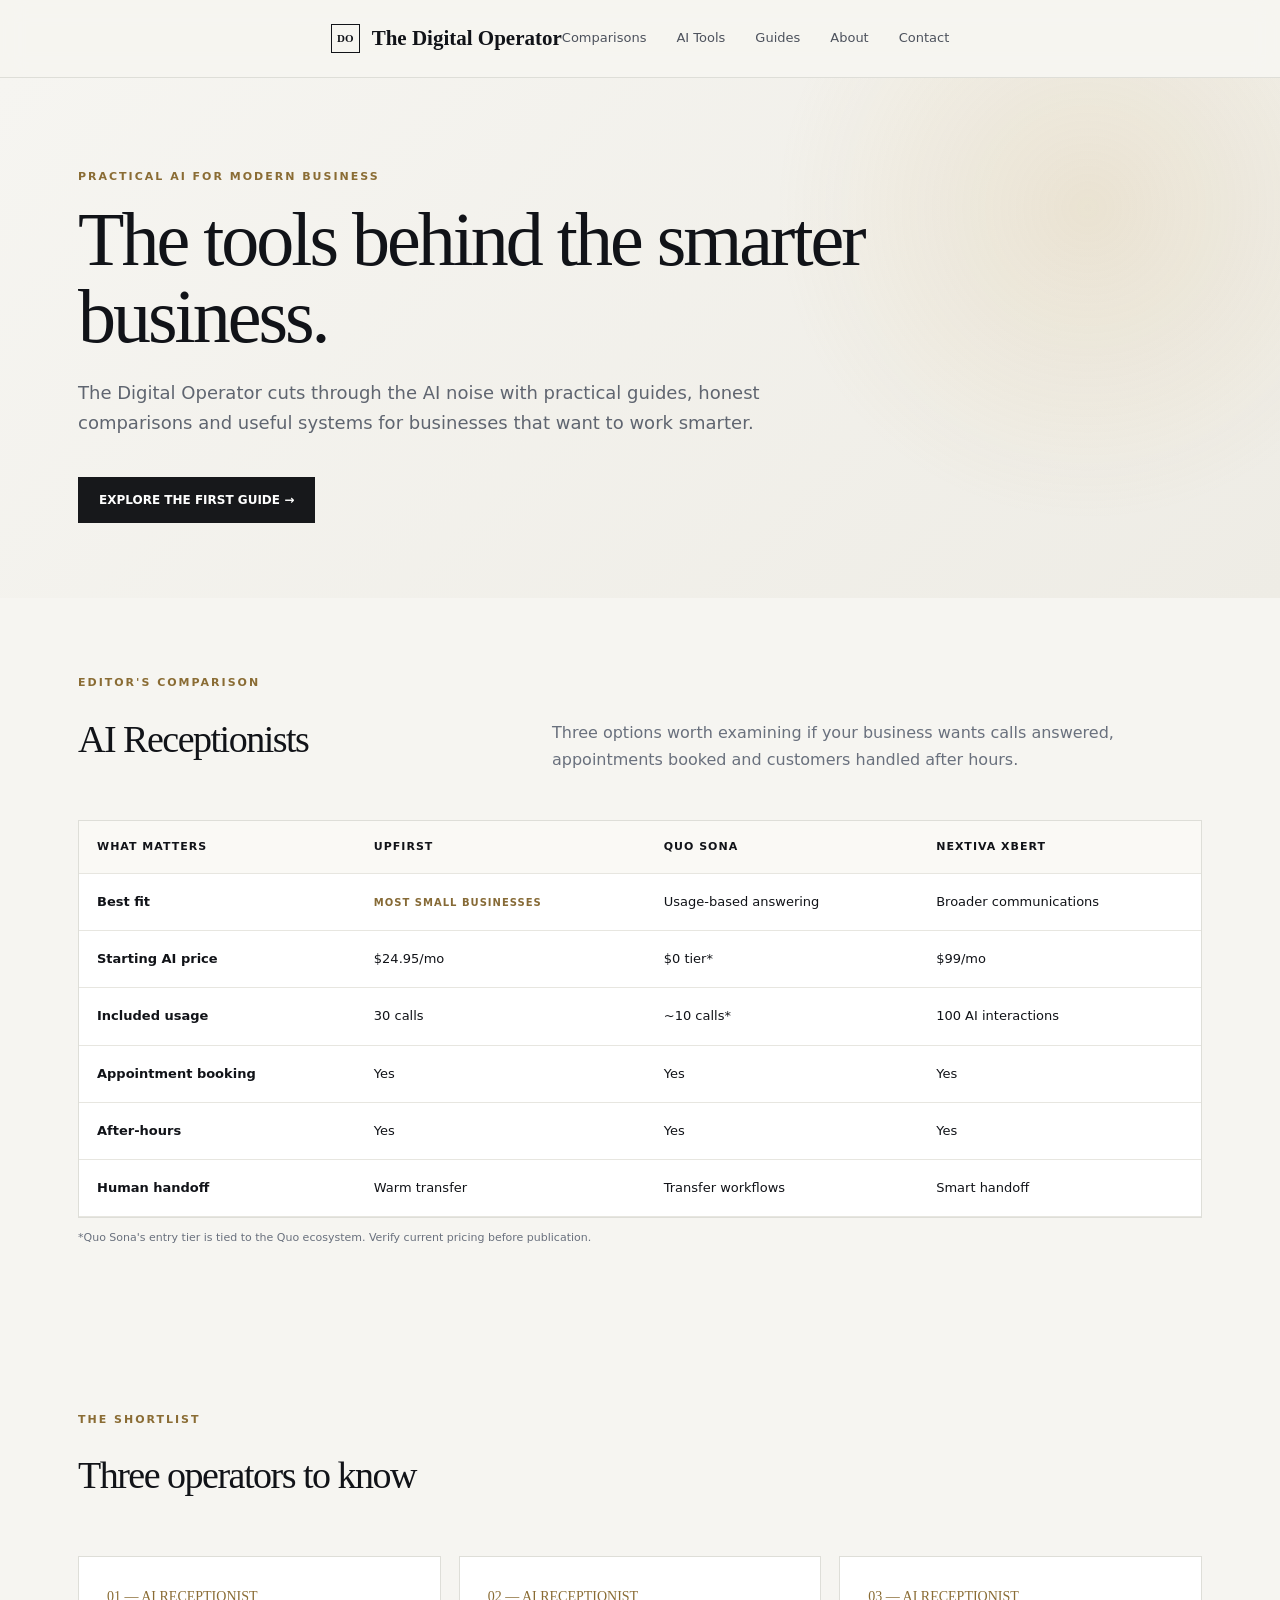
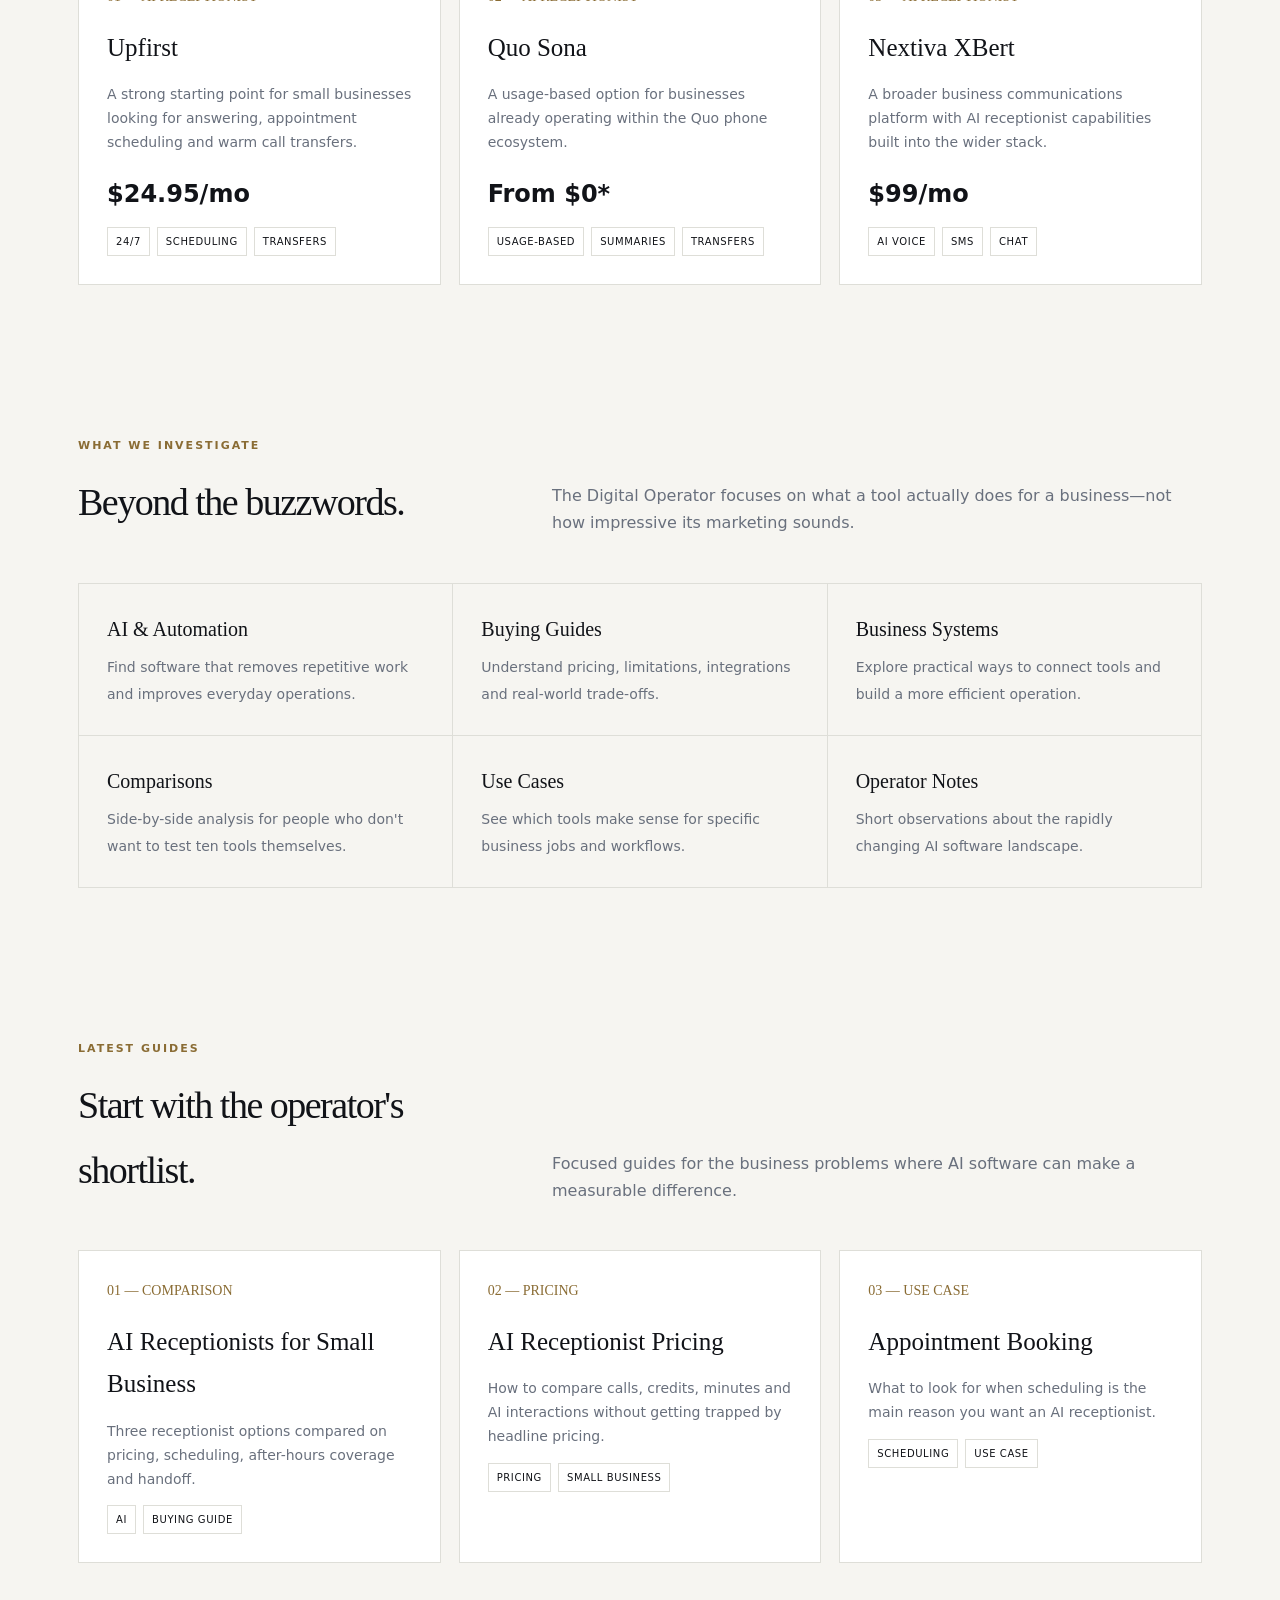
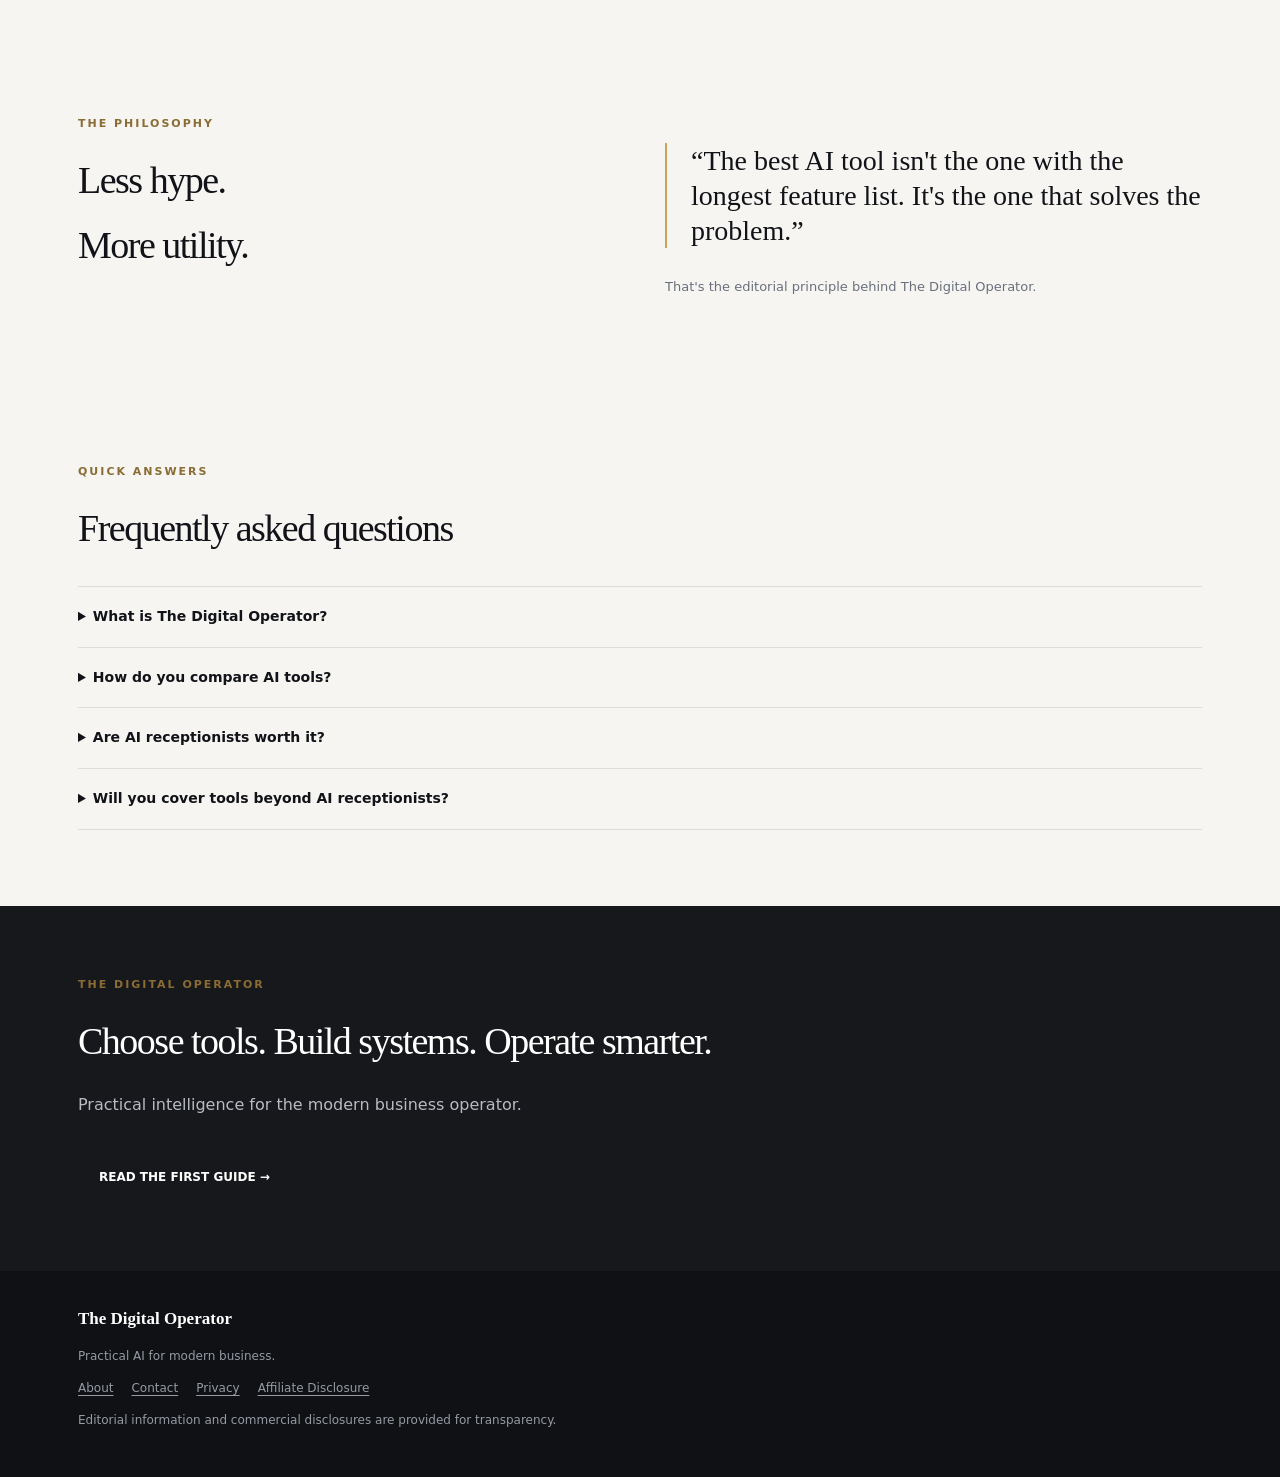
<file: index.html>
<!doctype html>
<html lang="en">
<head>
<meta charset="utf-8">
<meta name="viewport" content="width=device-width,initial-scale=1">
<title>The Digital Operator — Practical AI for Modern Business</title>
<meta name="description" content="Practical guides and comparisons for AI tools that help modern businesses work smarter.">
<style>
:root{--ink:#111318;--muted:#69707d;--paper:#f6f5f1;--white:#fff;--line:#deded8;--gold:#c9a45c;--dark:#17181b}
*{box-sizing:border-box}html{scroll-behavior:smooth}body{margin:0;background:var(--paper);color:var(--ink);font-family:Inter,system-ui,sans-serif;line-height:1.6}
a{text-decoration:none;color:inherit}.container{max-width:1180px;margin:auto;padding:0 28px}
nav{height:78px;border-bottom:1px solid var(--line);display:flex;align-items:center;position:sticky;top:0;background:#f6f5f1ee;backdrop-filter:blur(12px);z-index:5}
.nav{display:flex;align-items:center;justify-content:space-between}.brand{font-family:Georgia,serif;font-weight:700;font-size:21px;display:flex;gap:12px;align-items:center}
.mark{width:29px;height:29px;border:1px solid;display:grid;place-items:center;font-size:11px}.links{display:flex;gap:30px;font-size:13px;color:#4d525c}
.hero{padding:105px 0 92px;background:radial-gradient(circle at 85% 25%,#c9a45c29,transparent 27%),linear-gradient(135deg,#f6f5f1,#eeece5)}
.kicker{text-transform:uppercase;letter-spacing:2px;font-size:11px;font-weight:800;color:#8a6c34;margin-bottom:18px}
h1{font-family:Georgia,serif;font-weight:500;font-size:clamp(48px,7vw,86px);line-height:.98;letter-spacing:-4px;max-width:850px;margin:0 0 26px}
.hero p{max-width:650px;font-size:18px;color:#5f6570}.btn{display:inline-block;margin-top:20px;padding:13px 21px;background:var(--dark);color:#fff;font-size:12px;font-weight:800}
.section{padding:82px 0}.head{display:flex;justify-content:space-between;gap:30px;align-items:end;margin-bottom:30px}
h2{font-family:Georgia,serif;font-weight:500;font-size:38px;letter-spacing:-1.5px;margin:0}.sub{color:var(--muted);max-width:620px}
.box{background:#fff;border:1px solid var(--line)}.table-wrap{overflow:auto}table{width:100%;border-collapse:collapse;min-width:760px}
th,td{text-align:left;padding:17px 18px;border-bottom:1px solid #e7e6e0;font-size:13px}th{background:#faf9f5;font-size:11px;text-transform:uppercase;letter-spacing:1px}
td:first-child{font-weight:700}.best{font-size:10px;text-transform:uppercase;letter-spacing:1px;color:#866a36;font-weight:900}
.grid{display:grid;grid-template-columns:repeat(3,1fr);gap:18px}.card{background:#fff;border:1px solid var(--line);padding:28px}
.card .num{font-family:Georgia,serif;font-size:14px;color:#8a6c34}.card h3{font-family:Georgia,serif;font-size:25px;font-weight:500;margin:18px 0 8px}
.card p,.feature span{font-size:14px;color:var(--muted)}.price{font-size:24px;font-weight:800;margin:20px 0 12px}
.tags{display:flex;gap:7px;flex-wrap:wrap}.tag{font-size:10px;border:1px solid var(--line);padding:5px 8px;text-transform:uppercase;letter-spacing:.6px}
.feature-grid{display:grid;grid-template-columns:repeat(3,1fr);gap:1px;background:var(--line);border:1px solid var(--line)}
.feature{background:var(--paper);padding:28px;min-height:150px}.feature b{display:block;font-family:Georgia,serif;font-size:20px;font-weight:500;margin-bottom:7px}
.split{display:grid;grid-template-columns:1fr 1fr;gap:50px}.quote{font-family:Georgia,serif;font-size:28px;line-height:1.25;border-left:2px solid var(--gold);padding-left:24px}
.faq{border-top:1px solid var(--line)}details{border-bottom:1px solid var(--line);padding:19px 0}summary{cursor:pointer;font-weight:700;font-size:14px}details p{color:var(--muted);font-size:13px}
.cta{background:var(--dark);color:#fff;padding:70px 0}.cta h2{color:#fff}.cta p{color:#b8bbc2}footer{background:#101114;color:#969aa3;padding:32px 0;font-size:12px}footer strong{color:#fff;font-family:Georgia,serif;font-size:17px}
@media(max-width:800px){.links{display:none}.hero{padding:70px 0}.section{padding:58px 0}.head,.split{display:block}.grid,.feature-grid{grid-template-columns:1fr}h1{letter-spacing:-2.5px}}
</style>
<link rel="stylesheet" href="style.css"></head>
<body>
<nav><div class="container nav"><a class="brand" href="index.html"><span class="mark">DO</span>The Digital Operator</a><div class="links"><a href="#compare">Comparisons</a><a href="#tools">AI Tools</a><a href="#guides">Guides</a><a href="about.html">About</a><a href="contact.html">Contact</a></div></div></nav>

<header class="hero"><div class="container">
<div class="kicker">Practical AI for modern business</div>
<h1>The tools behind the smarter business.</h1>
<p>The Digital Operator cuts through the AI noise with practical guides, honest comparisons and useful systems for businesses that want to work smarter.</p>
<a class="btn" href="ai-receptionist-for-small-business.html">EXPLORE THE FIRST GUIDE →</a>
</div></header>

<main>
<section class="section" id="compare"><div class="container">
<div class="head"><div><div class="kicker">Editor's comparison</div><h2>AI Receptionists</h2></div><p class="sub">Three options worth examining if your business wants calls answered, appointments booked and customers handled after hours.</p></div>
<div class="box table-wrap"><table><thead><tr><th>What matters</th><th>Upfirst</th><th>Quo Sona</th><th>Nextiva XBert</th></tr></thead><tbody>
<tr><td>Best fit</td><td><span class="best">Most small businesses</span></td><td>Usage-based answering</td><td>Broader communications</td></tr>
<tr><td>Starting AI price</td><td>$24.95/mo</td><td>$0 tier*</td><td>$99/mo</td></tr>
<tr><td>Included usage</td><td>30 calls</td><td>~10 calls*</td><td>100 AI interactions</td></tr>
<tr><td>Appointment booking</td><td>Yes</td><td>Yes</td><td>Yes</td></tr>
<tr><td>After-hours</td><td>Yes</td><td>Yes</td><td>Yes</td></tr>
<tr><td>Human handoff</td><td>Warm transfer</td><td>Transfer workflows</td><td>Smart handoff</td></tr>
</tbody></table></div>
<p style="font-size:11px;color:#69707d">*Quo Sona's entry tier is tied to the Quo ecosystem. Verify current pricing before publication.</p>
</div></section>

<section class="section" id="tools"><div class="container">
<div class="head"><div><div class="kicker">The shortlist</div><h2>Three operators to know</h2></div></div>
<div class="grid">
<article class="card"><div class="num">01 — AI RECEPTIONIST</div><h3>Upfirst</h3><p>A strong starting point for small businesses looking for answering, appointment scheduling and warm call transfers.</p><div class="price">$24.95/mo</div><div class="tags"><span class="tag">24/7</span><span class="tag">Scheduling</span><span class="tag">Transfers</span></div></article>
<article class="card"><div class="num">02 — AI RECEPTIONIST</div><h3>Quo Sona</h3><p>A usage-based option for businesses already operating within the Quo phone ecosystem.</p><div class="price">From $0*</div><div class="tags"><span class="tag">Usage-based</span><span class="tag">Summaries</span><span class="tag">Transfers</span></div></article>
<article class="card"><div class="num">03 — AI RECEPTIONIST</div><h3>Nextiva XBert</h3><p>A broader business communications platform with AI receptionist capabilities built into the wider stack.</p><div class="price">$99/mo</div><div class="tags"><span class="tag">AI voice</span><span class="tag">SMS</span><span class="tag">Chat</span></div></article>
</div></div></section>

<section class="section" id="guides"><div class="container">
<div class="head"><div><div class="kicker">What we investigate</div><h2>Beyond the buzzwords.</h2></div><p class="sub">The Digital Operator focuses on what a tool actually does for a business—not how impressive its marketing sounds.</p></div>
<div class="feature-grid">
<div class="feature"><b><a href="ai-receptionist-for-small-business.html">AI & Automation</a></b><span>Find software that removes repetitive work and improves everyday operations.</span></div>
<div class="feature"><b><a href="ai-receptionist-for-small-business.html">Buying Guides</a></b><span>Understand pricing, limitations, integrations and real-world trade-offs.</span></div>
<div class="feature"><b>Business Systems</b><span>Explore practical ways to connect tools and build a more efficient operation.</span></div>
<div class="feature"><b><a href="ai-receptionist-for-small-business.html">Comparisons</a></b><span>Side-by-side analysis for people who don't want to test ten tools themselves.</span></div>
<div class="feature"><b>Use Cases</b><span>See which tools make sense for specific business jobs and workflows.</span></div>
<div class="feature"><b>Operator Notes</b><span>Short observations about the rapidly changing AI software landscape.</span></div>
</div></div></section>

<section class="section" id="latest-guides"><div class="container">
<div class="head"><div><div class="kicker">Latest guides</div><h2>Start with the operator's shortlist.</h2></div><p class="sub">Focused guides for the business problems where AI software can make a measurable difference.</p></div>
<div class="grid">
<a class="card" href="ai-receptionist-for-small-business.html"><div class="num">01 — COMPARISON</div><h3>AI Receptionists for Small Business</h3><p>Three receptionist options compared on pricing, scheduling, after-hours coverage and handoff.</p><div class="tags"><span class="tag">AI</span><span class="tag">Buying Guide</span></div></a>
<a class="card" href="ai-receptionist-pricing.html"><div class="num">02 — PRICING</div><h3>AI Receptionist Pricing</h3><p>How to compare calls, credits, minutes and AI interactions without getting trapped by headline pricing.</p><div class="tags"><span class="tag">Pricing</span><span class="tag">Small Business</span></div></a>
<a class="card" href="ai-receptionist-appointment-booking.html"><div class="num">03 — USE CASE</div><h3>Appointment Booking</h3><p>What to look for when scheduling is the main reason you want an AI receptionist.</p><div class="tags"><span class="tag">Scheduling</span><span class="tag">Use Case</span></div></a>
</div></div></section>

<section class="section" id="about"><div class="container split">
<div><div class="kicker">The philosophy</div><h2>Less hype.<br>More utility.</h2></div>
<div><p class="quote">“The best AI tool isn't the one with the longest feature list. It's the one that solves the problem.”</p><p style="color:#69707d;font-size:13px">That's the editorial principle behind The Digital Operator.</p></div>
</div></section>

<section class="section" id="faq"><div class="container">
<div class="kicker">Quick answers</div><h2>Frequently asked questions</h2>
<div class="faq" style="margin-top:25px">
<details><summary>What is The Digital Operator?</summary><p>A practical publication focused on AI tools, automation and business software for modern operators.</p></details>
<details><summary>How do you compare AI tools?</summary><p>We focus on pricing, useful features, integrations, limitations and the business problem a tool solves.</p></details>
<details><summary>Are AI receptionists worth it?</summary><p>They can be useful for businesses that receive frequent calls, need appointment handling or want after-hours coverage.</p></details>
<details><summary>Will you cover tools beyond AI receptionists?</summary><p>Yes. The site is designed to expand into AI automation, productivity, customer service and other business software categories.</p></details>
</div></div></section>

<section class="cta"><div class="container"><div class="kicker">THE DIGITAL OPERATOR</div><h2>Choose tools. Build systems. Operate smarter.</h2><p>Practical intelligence for the modern business operator.</p><a class="btn" href="ai-receptionist-for-small-business.html">READ THE FIRST GUIDE →</a></div></section>
</main>
<footer><div class="container"><strong>The Digital Operator</strong><p>Practical AI for modern business.</p><div class="footerlinks"><a href="about.html">About</a><a href="contact.html">Contact</a><a href="privacy.html">Privacy</a><a href="affiliate-disclosure.html">Affiliate Disclosure</a></div><p>Editorial information and commercial disclosures are provided for transparency.</p></div></footer>
</body></html>
</file>
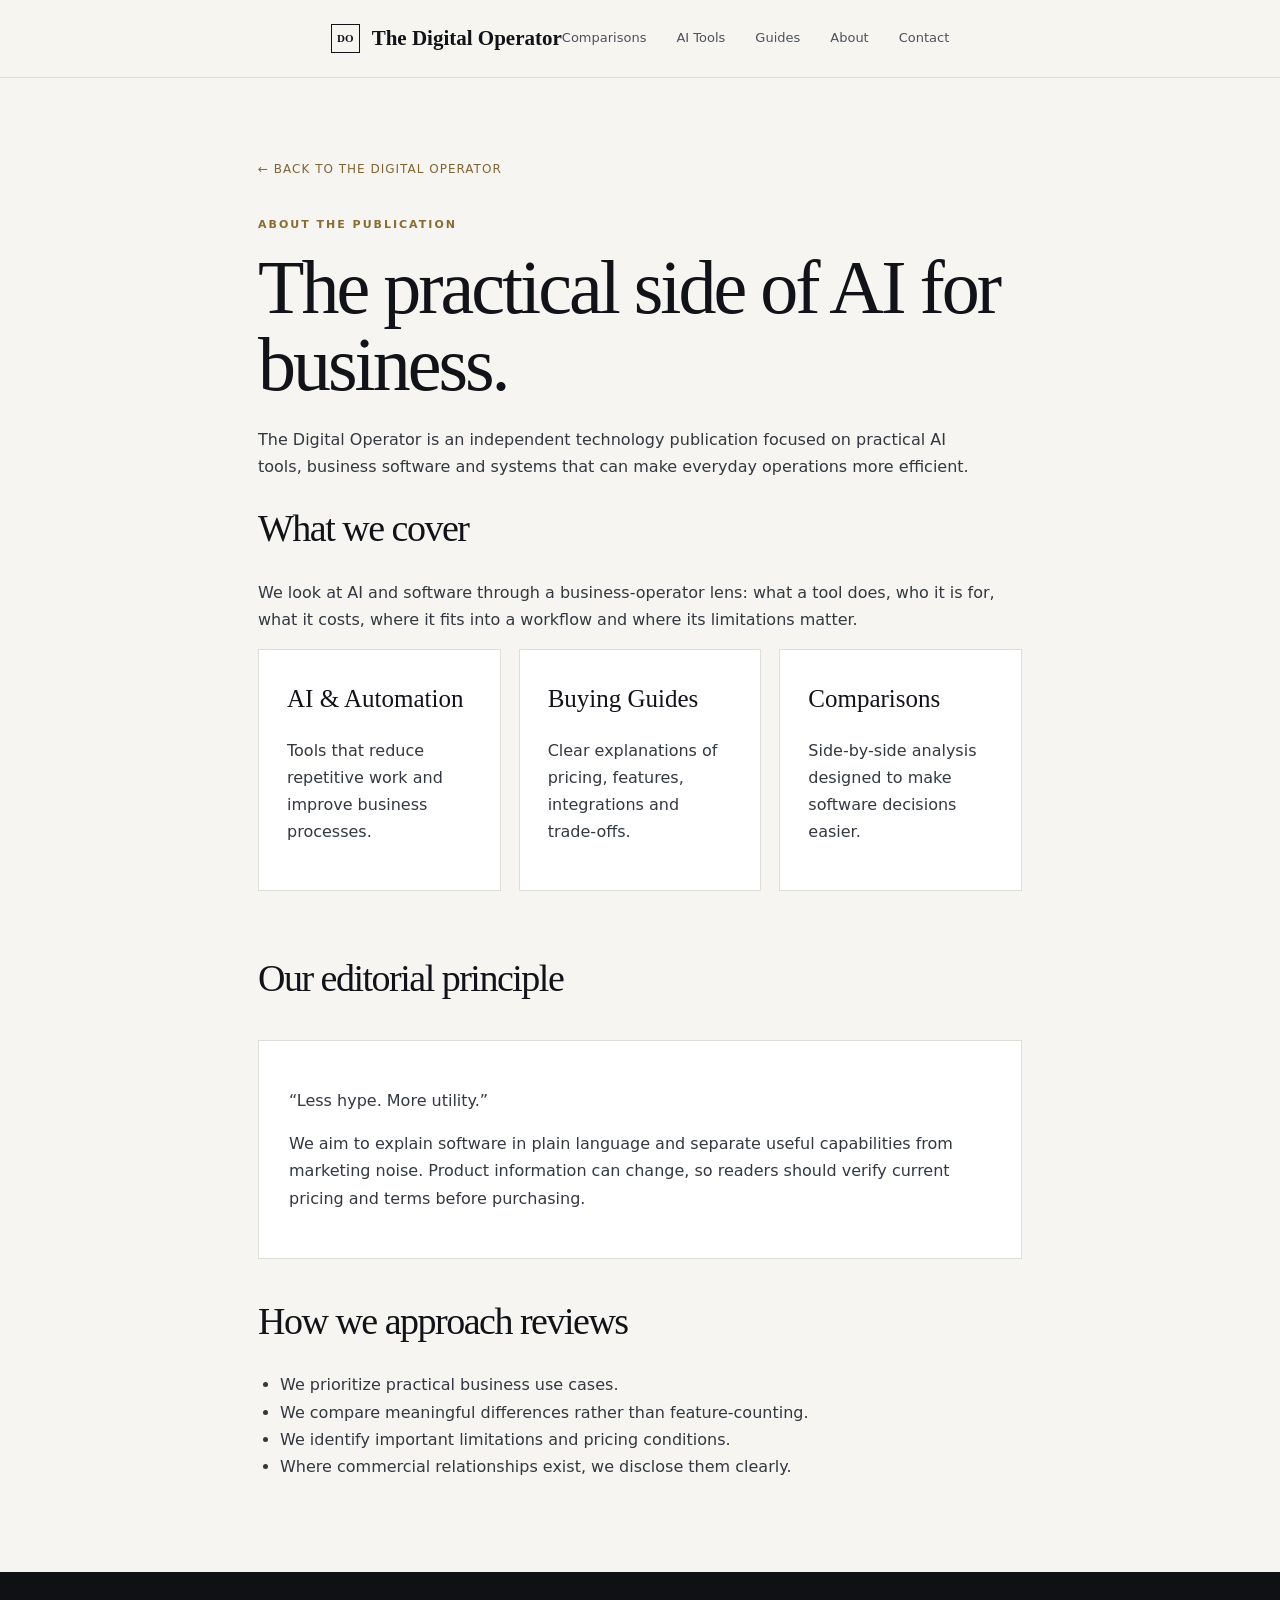
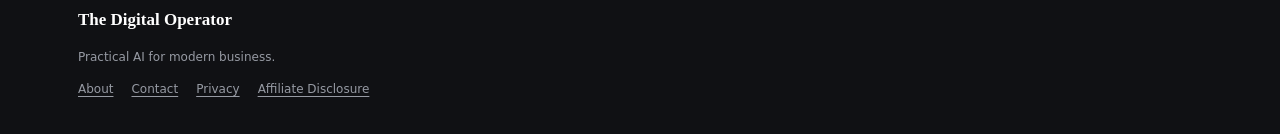
<file: about.html>
<!doctype html><html lang="en"><head><meta charset="utf-8"><meta name="viewport" content="width=device-width,initial-scale=1"><title>About — The Digital Operator</title><meta name="description" content="Learn what The Digital Operator covers and how its editorial approach works."><link rel="stylesheet" href="style.css"></head><body>
<nav><div class="container nav"><a class="brand" href="index.html"><span class="mark">DO</span>The Digital Operator</a><div class="links"><a href="index.html#compare">Comparisons</a><a href="index.html#tools">AI Tools</a><a href="index.html#guides">Guides</a><a href="about.html">About</a><a href="contact.html">Contact</a></div></div></nav>
<main class="section"><div class="container article"><a class="back" href="index.html">← Back to The Digital Operator</a><div class="kicker" style="margin-top:35px">About the publication</div><h1>The practical side of AI for business.</h1><p class="lede">The Digital Operator is an independent technology publication focused on practical AI tools, business software and systems that can make everyday operations more efficient.</p><h2>What we cover</h2><p>We look at AI and software through a business-operator lens: what a tool does, who it is for, what it costs, where it fits into a workflow and where its limitations matter.</p><div class="grid"><div class="card"><h3>AI & Automation</h3><p>Tools that reduce repetitive work and improve business processes.</p></div><div class="card"><h3>Buying Guides</h3><p>Clear explanations of pricing, features, integrations and trade-offs.</p></div><div class="card"><h3>Comparisons</h3><p>Side-by-side analysis designed to make software decisions easier.</p></div></div><h2 style="margin-top:55px">Our editorial principle</h2><div class="callout"><p class="quote">“Less hype. More utility.”</p><p class="small">We aim to explain software in plain language and separate useful capabilities from marketing noise. Product information can change, so readers should verify current pricing and terms before purchasing.</p></div><h2>How we approach reviews</h2><ul><li>We prioritize practical business use cases.</li><li>We compare meaningful differences rather than feature-counting.</li><li>We identify important limitations and pricing conditions.</li><li>Where commercial relationships exist, we disclose them clearly.</li></ul></div></main>
<footer><div class="container"><strong>The Digital Operator</strong><p>Practical AI for modern business.</p><div class="footerlinks"><a href="about.html">About</a><a href="contact.html">Contact</a><a href="privacy.html">Privacy</a><a href="affiliate-disclosure.html">Affiliate Disclosure</a></div></div></footer></body></html>
</file>
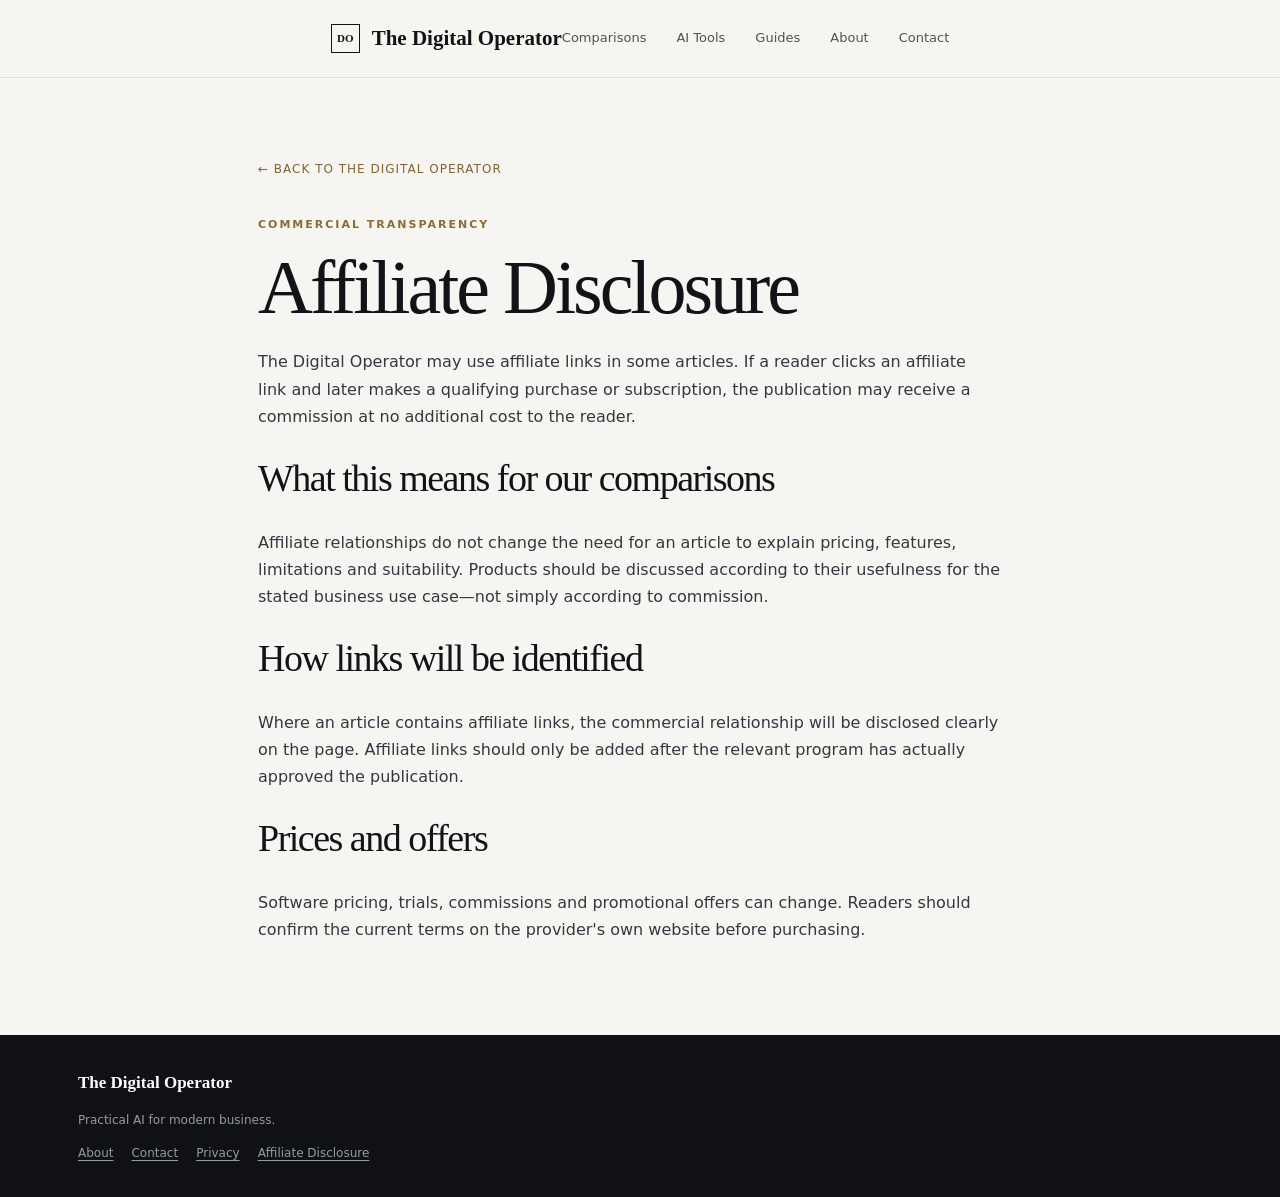
<file: affiliate-disclosure.html>
<!doctype html><html lang="en"><head><meta charset="utf-8"><meta name="viewport" content="width=device-width,initial-scale=1"><title>Affiliate Disclosure — The Digital Operator</title><meta name="description" content="Affiliate and commercial disclosure for The Digital Operator."><link rel="stylesheet" href="style.css"></head><body>
<nav><div class="container nav"><a class="brand" href="index.html"><span class="mark">DO</span>The Digital Operator</a><div class="links"><a href="index.html#compare">Comparisons</a><a href="index.html#tools">AI Tools</a><a href="index.html#guides">Guides</a><a href="about.html">About</a><a href="contact.html">Contact</a></div></div></nav>
<main class="section"><div class="container article"><a class="back" href="index.html">← Back to The Digital Operator</a><div class="kicker" style="margin-top:35px">Commercial transparency</div><h1>Affiliate Disclosure</h1><p class="lede">The Digital Operator may use affiliate links in some articles. If a reader clicks an affiliate link and later makes a qualifying purchase or subscription, the publication may receive a commission at no additional cost to the reader.</p><h2>What this means for our comparisons</h2><p>Affiliate relationships do not change the need for an article to explain pricing, features, limitations and suitability. Products should be discussed according to their usefulness for the stated business use case—not simply according to commission.</p><h2>How links will be identified</h2><p>Where an article contains affiliate links, the commercial relationship will be disclosed clearly on the page. Affiliate links should only be added after the relevant program has actually approved the publication.</p><h2>Prices and offers</h2><p>Software pricing, trials, commissions and promotional offers can change. Readers should confirm the current terms on the provider's own website before purchasing.</p></div></main>
<footer><div class="container"><strong>The Digital Operator</strong><p>Practical AI for modern business.</p><div class="footerlinks"><a href="about.html">About</a><a href="contact.html">Contact</a><a href="privacy.html">Privacy</a><a href="affiliate-disclosure.html">Affiliate Disclosure</a></div></div></footer></body></html>
</file>
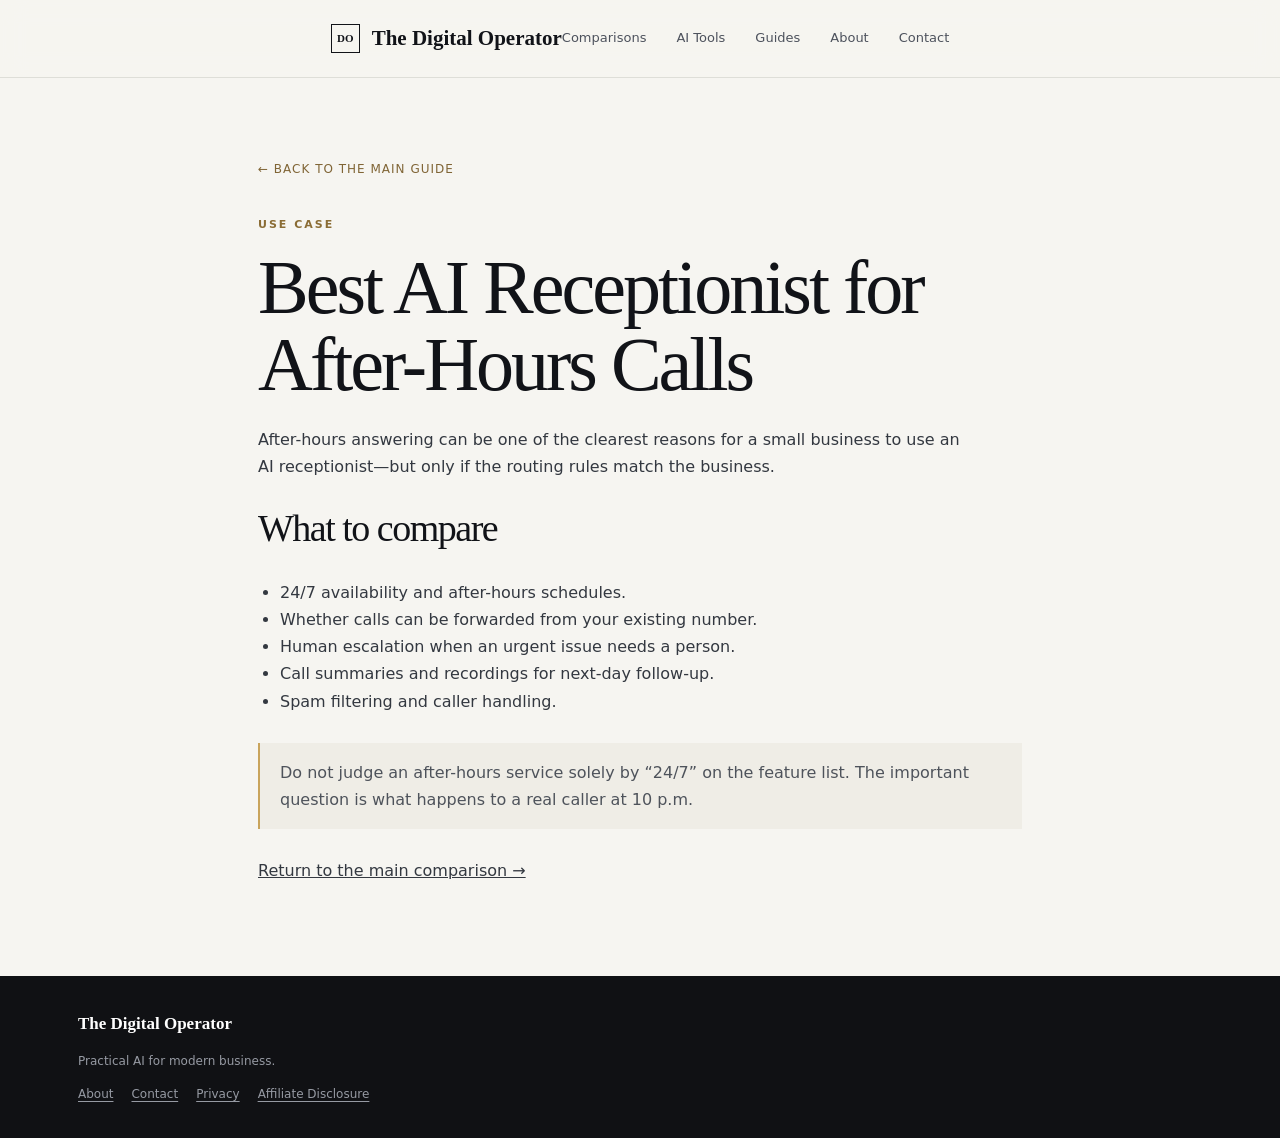
<file: ai-receptionist-after-hours.html>
<!doctype html><html lang="en"><head><meta charset="utf-8"><meta name="viewport" content="width=device-width,initial-scale=1"><title>Best AI Receptionist for After-Hours Calls</title><meta name="description" content="How to evaluate AI receptionists for after-hours and overflow calls."><link rel="stylesheet" href="style.css"></head><body><nav><div class="container nav"><a class="brand" href="index.html"><span class="mark">DO</span>The Digital Operator</a><div class="links"><a href="index.html#compare">Comparisons</a><a href="index.html#tools">AI Tools</a><a href="index.html#guides">Guides</a><a href="about.html">About</a><a href="contact.html">Contact</a></div></div></nav><main class="section"><div class="container article"><a class="back" href="ai-receptionist-for-small-business.html">← Back to the main guide</a><div class="kicker" style="margin-top:35px">Use case</div><h1>Best AI Receptionist for After-Hours Calls</h1><p class="lede">After-hours answering can be one of the clearest reasons for a small business to use an AI receptionist—but only if the routing rules match the business.</p><h2>What to compare</h2><ul><li>24/7 availability and after-hours schedules.</li><li>Whether calls can be forwarded from your existing number.</li><li>Human escalation when an urgent issue needs a person.</li><li>Call summaries and recordings for next-day follow-up.</li><li>Spam filtering and caller handling.</li></ul><div class="note">Do not judge an after-hours service solely by “24/7” on the feature list. The important question is what happens to a real caller at 10 p.m.</div><p><a href="ai-receptionist-for-small-business.html"><u>Return to the main comparison →</u></a></p></div></main><footer><div class="container"><strong>The Digital Operator</strong><p>Practical AI for modern business.</p><div class="footerlinks"><a href="about.html">About</a><a href="contact.html">Contact</a><a href="privacy.html">Privacy</a><a href="affiliate-disclosure.html">Affiliate Disclosure</a></div></div></footer></body></html>
</file>
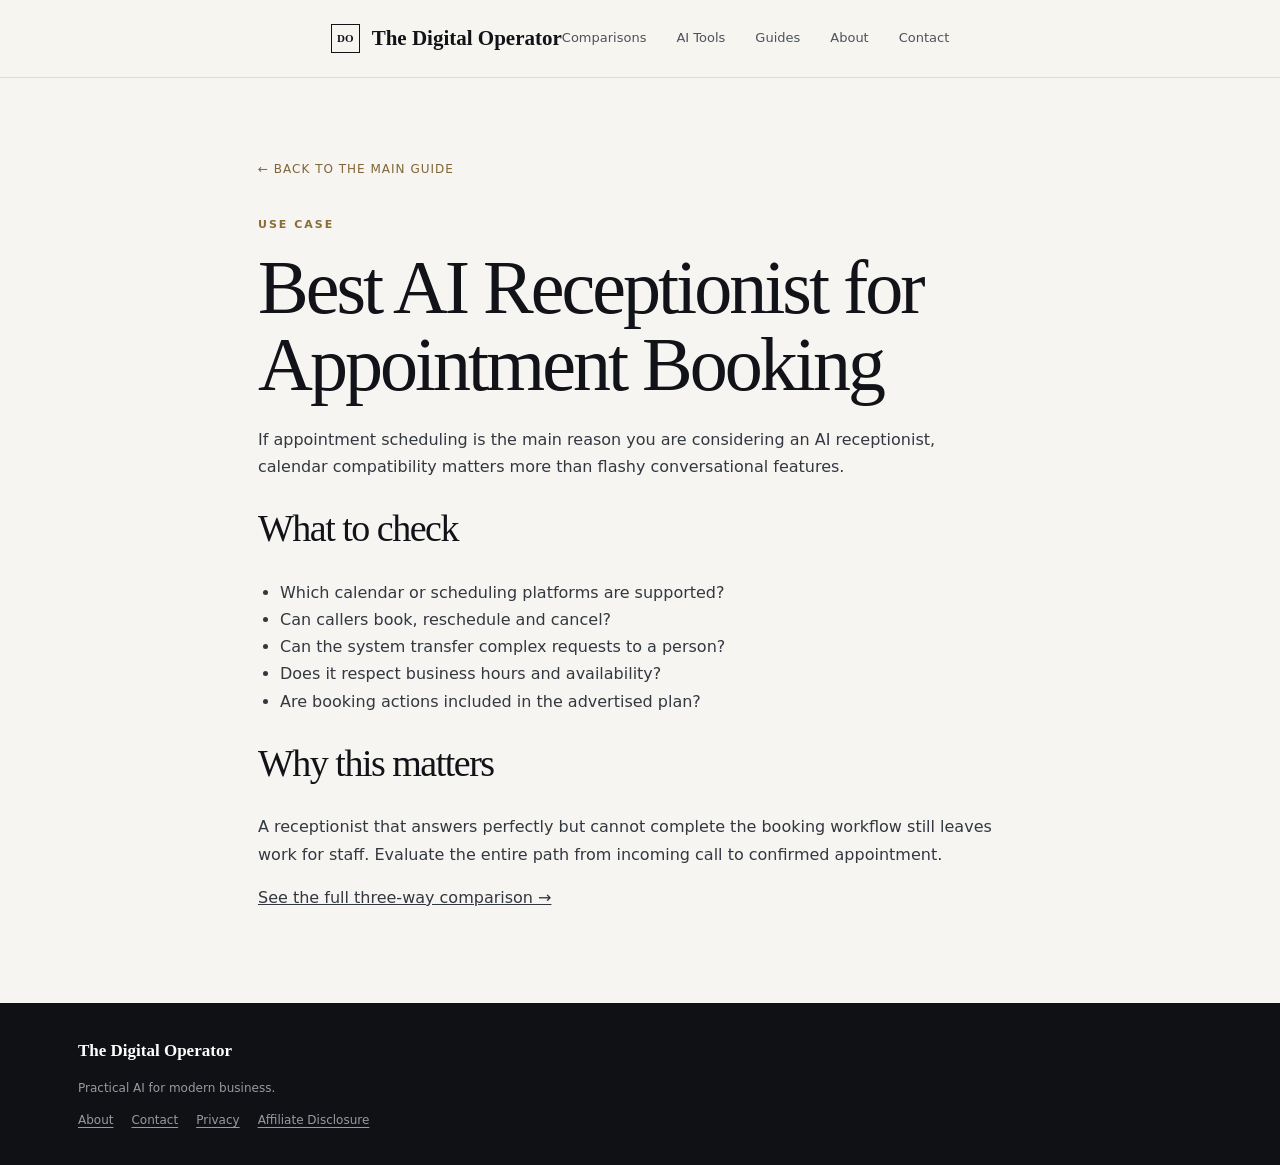
<file: ai-receptionist-appointment-booking.html>
<!doctype html><html lang="en"><head><meta charset="utf-8"><meta name="viewport" content="width=device-width,initial-scale=1"><title>Best AI Receptionist for Appointment Booking</title><meta name="description" content="What small businesses should look for when choosing an AI receptionist for appointment booking."><link rel="stylesheet" href="style.css"></head><body><nav><div class="container nav"><a class="brand" href="index.html"><span class="mark">DO</span>The Digital Operator</a><div class="links"><a href="index.html#compare">Comparisons</a><a href="index.html#tools">AI Tools</a><a href="index.html#guides">Guides</a><a href="about.html">About</a><a href="contact.html">Contact</a></div></div></nav><main class="section"><div class="container article"><a class="back" href="ai-receptionist-for-small-business.html">← Back to the main guide</a><div class="kicker" style="margin-top:35px">Use case</div><h1>Best AI Receptionist for Appointment Booking</h1><p class="lede">If appointment scheduling is the main reason you are considering an AI receptionist, calendar compatibility matters more than flashy conversational features.</p><h2>What to check</h2><ul><li>Which calendar or scheduling platforms are supported?</li><li>Can callers book, reschedule and cancel?</li><li>Can the system transfer complex requests to a person?</li><li>Does it respect business hours and availability?</li><li>Are booking actions included in the advertised plan?</li></ul><h2>Why this matters</h2><p>A receptionist that answers perfectly but cannot complete the booking workflow still leaves work for staff. Evaluate the entire path from incoming call to confirmed appointment.</p><p><a href="ai-receptionist-for-small-business.html"><u>See the full three-way comparison →</u></a></p></div></main><footer><div class="container"><strong>The Digital Operator</strong><p>Practical AI for modern business.</p><div class="footerlinks"><a href="about.html">About</a><a href="contact.html">Contact</a><a href="privacy.html">Privacy</a><a href="affiliate-disclosure.html">Affiliate Disclosure</a></div></div></footer></body></html>
</file>
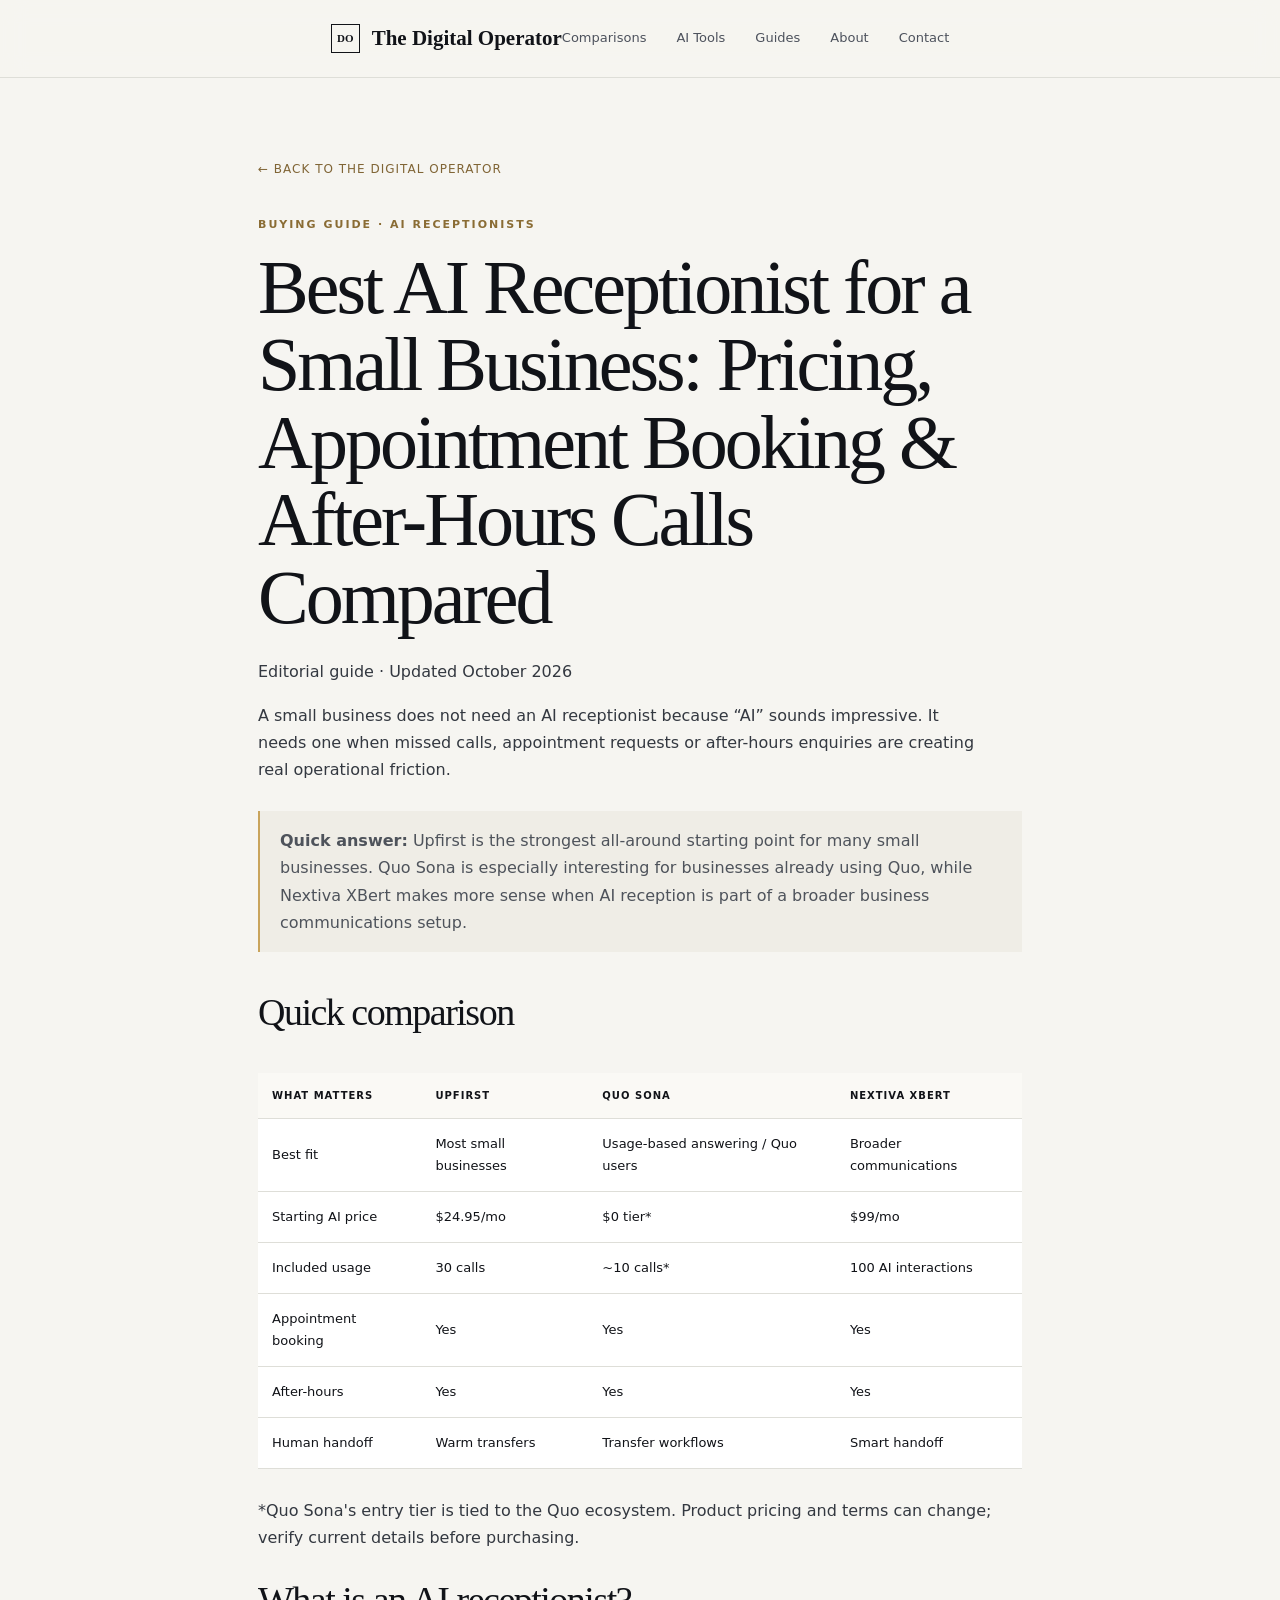
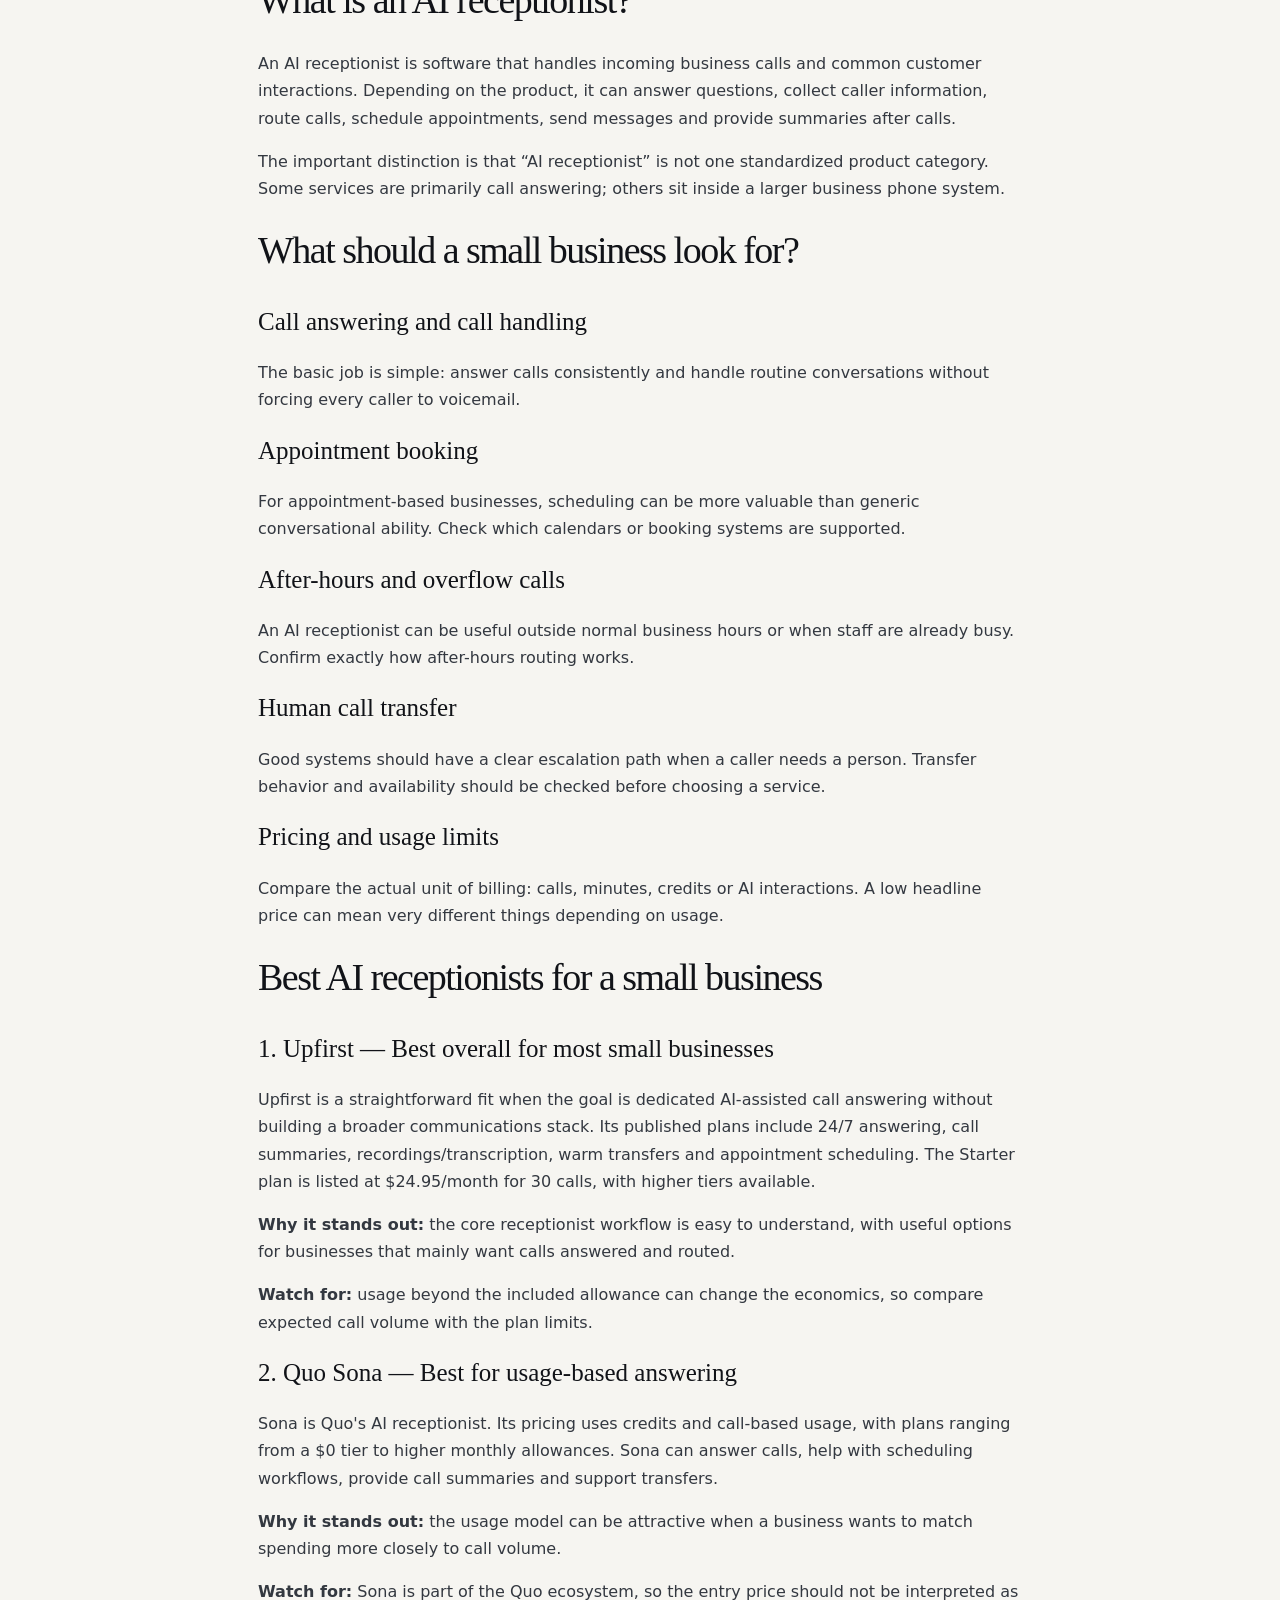
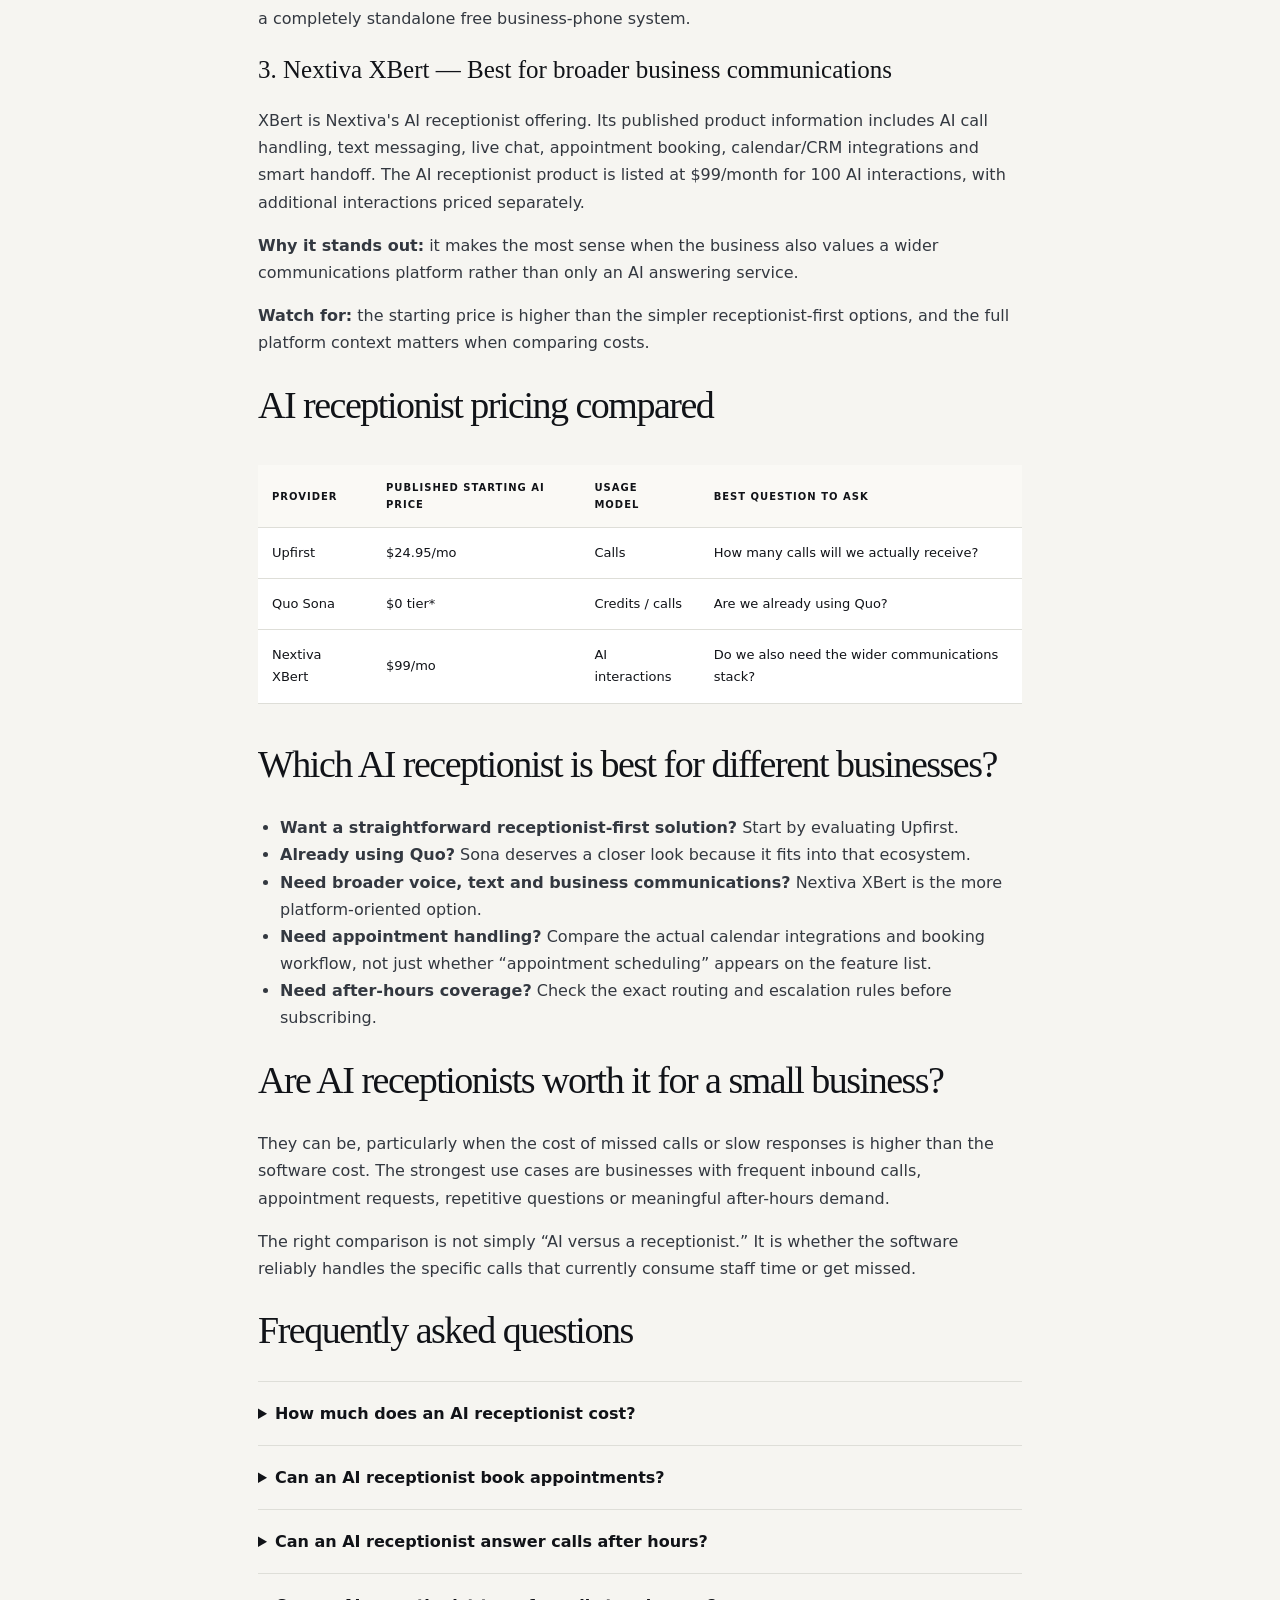
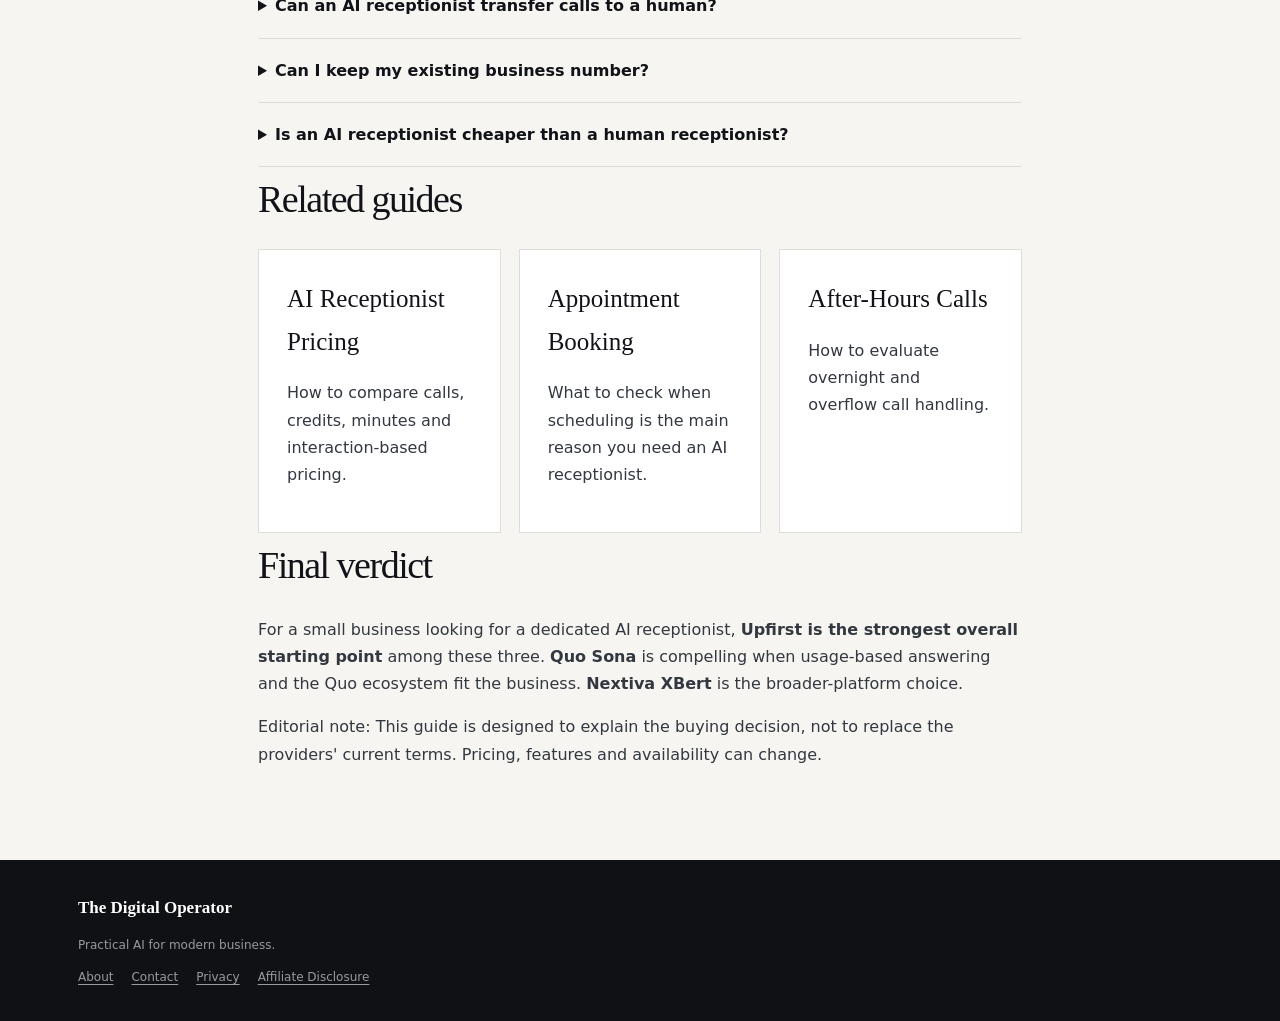
<file: ai-receptionist-for-small-business.html>
<!doctype html><html lang="en"><head><meta charset="utf-8"><meta name="viewport" content="width=device-width,initial-scale=1"><title>Best AI Receptionist for Small Business | 3 Options Compared</title><meta name="description" content="Compare AI receptionists for small businesses, including pricing, appointment booking, call transfers, after-hours answering and key features."><link rel="stylesheet" href="style.css"></head><body>
<nav><div class="container nav"><a class="brand" href="index.html"><span class="mark">DO</span>The Digital Operator</a><div class="links"><a href="index.html#compare">Comparisons</a><a href="index.html#tools">AI Tools</a><a href="index.html#guides">Guides</a><a href="about.html">About</a><a href="contact.html">Contact</a></div></div></nav>
<main class="section"><div class="container article"><a class="back" href="index.html">← Back to The Digital Operator</a><div class="kicker" style="margin-top:35px">Buying guide · AI receptionists</div><h1>Best AI Receptionist for a Small Business: Pricing, Appointment Booking & After-Hours Calls Compared</h1><p class="meta">Editorial guide · Updated October 2026</p><p class="lede">A small business does not need an AI receptionist because “AI” sounds impressive. It needs one when missed calls, appointment requests or after-hours enquiries are creating real operational friction.</p><div class="note"><strong>Quick answer:</strong> Upfirst is the strongest all-around starting point for many small businesses. Quo Sona is especially interesting for businesses already using Quo, while Nextiva XBert makes more sense when AI reception is part of a broader business communications setup.</div>
<h2>Quick comparison</h2><table><thead><tr><th>What matters</th><th>Upfirst</th><th>Quo Sona</th><th>Nextiva XBert</th></tr></thead><tbody><tr><td>Best fit</td><td>Most small businesses</td><td>Usage-based answering / Quo users</td><td>Broader communications</td></tr><tr><td>Starting AI price</td><td>$24.95/mo</td><td>$0 tier*</td><td>$99/mo</td></tr><tr><td>Included usage</td><td>30 calls</td><td>~10 calls*</td><td>100 AI interactions</td></tr><tr><td>Appointment booking</td><td>Yes</td><td>Yes</td><td>Yes</td></tr><tr><td>After-hours</td><td>Yes</td><td>Yes</td><td>Yes</td></tr><tr><td>Human handoff</td><td>Warm transfers</td><td>Transfer workflows</td><td>Smart handoff</td></tr></tbody></table><p class="small">*Quo Sona's entry tier is tied to the Quo ecosystem. Product pricing and terms can change; verify current details before purchasing.</p>
<h2>What is an AI receptionist?</h2><p>An AI receptionist is software that handles incoming business calls and common customer interactions. Depending on the product, it can answer questions, collect caller information, route calls, schedule appointments, send messages and provide summaries after calls.</p><p>The important distinction is that “AI receptionist” is not one standardized product category. Some services are primarily call answering; others sit inside a larger business phone system.</p>
<h2>What should a small business look for?</h2><h3>Call answering and call handling</h3><p>The basic job is simple: answer calls consistently and handle routine conversations without forcing every caller to voicemail.</p><h3>Appointment booking</h3><p>For appointment-based businesses, scheduling can be more valuable than generic conversational ability. Check which calendars or booking systems are supported.</p><h3>After-hours and overflow calls</h3><p>An AI receptionist can be useful outside normal business hours or when staff are already busy. Confirm exactly how after-hours routing works.</p><h3>Human call transfer</h3><p>Good systems should have a clear escalation path when a caller needs a person. Transfer behavior and availability should be checked before choosing a service.</p><h3>Pricing and usage limits</h3><p>Compare the actual unit of billing: calls, minutes, credits or AI interactions. A low headline price can mean very different things depending on usage.</p>
<h2>Best AI receptionists for a small business</h2><h3>1. Upfirst — Best overall for most small businesses</h3><p>Upfirst is a straightforward fit when the goal is dedicated AI-assisted call answering without building a broader communications stack. Its published plans include 24/7 answering, call summaries, recordings/transcription, warm transfers and appointment scheduling. The Starter plan is listed at $24.95/month for 30 calls, with higher tiers available.</p><p><strong>Why it stands out:</strong> the core receptionist workflow is easy to understand, with useful options for businesses that mainly want calls answered and routed.</p><p><strong>Watch for:</strong> usage beyond the included allowance can change the economics, so compare expected call volume with the plan limits.</p>
<h3>2. Quo Sona — Best for usage-based answering</h3><p>Sona is Quo's AI receptionist. Its pricing uses credits and call-based usage, with plans ranging from a $0 tier to higher monthly allowances. Sona can answer calls, help with scheduling workflows, provide call summaries and support transfers.</p><p><strong>Why it stands out:</strong> the usage model can be attractive when a business wants to match spending more closely to call volume.</p><p><strong>Watch for:</strong> Sona is part of the Quo ecosystem, so the entry price should not be interpreted as a completely standalone free business-phone system.</p>
<h3>3. Nextiva XBert — Best for broader business communications</h3><p>XBert is Nextiva's AI receptionist offering. Its published product information includes AI call handling, text messaging, live chat, appointment booking, calendar/CRM integrations and smart handoff. The AI receptionist product is listed at $99/month for 100 AI interactions, with additional interactions priced separately.</p><p><strong>Why it stands out:</strong> it makes the most sense when the business also values a wider communications platform rather than only an AI answering service.</p><p><strong>Watch for:</strong> the starting price is higher than the simpler receptionist-first options, and the full platform context matters when comparing costs.</p>
<h2>AI receptionist pricing compared</h2><table><thead><tr><th>Provider</th><th>Published starting AI price</th><th>Usage model</th><th>Best question to ask</th></tr></thead><tbody><tr><td>Upfirst</td><td>$24.95/mo</td><td>Calls</td><td>How many calls will we actually receive?</td></tr><tr><td>Quo Sona</td><td>$0 tier*</td><td>Credits / calls</td><td>Are we already using Quo?</td></tr><tr><td>Nextiva XBert</td><td>$99/mo</td><td>AI interactions</td><td>Do we also need the wider communications stack?</td></tr></tbody></table>
<h2>Which AI receptionist is best for different businesses?</h2><ul><li><strong>Want a straightforward receptionist-first solution?</strong> Start by evaluating Upfirst.</li><li><strong>Already using Quo?</strong> Sona deserves a closer look because it fits into that ecosystem.</li><li><strong>Need broader voice, text and business communications?</strong> Nextiva XBert is the more platform-oriented option.</li><li><strong>Need appointment handling?</strong> Compare the actual calendar integrations and booking workflow, not just whether “appointment scheduling” appears on the feature list.</li><li><strong>Need after-hours coverage?</strong> Check the exact routing and escalation rules before subscribing.</li></ul>
<h2>Are AI receptionists worth it for a small business?</h2><p>They can be, particularly when the cost of missed calls or slow responses is higher than the software cost. The strongest use cases are businesses with frequent inbound calls, appointment requests, repetitive questions or meaningful after-hours demand.</p><p>The right comparison is not simply “AI versus a receptionist.” It is whether the software reliably handles the specific calls that currently consume staff time or get missed.</p>
<h2>Frequently asked questions</h2><div class="faq"><details><summary>How much does an AI receptionist cost?</summary><p>It varies by provider and billing model. The options compared here range from a low entry tier to $99/month for Nextiva XBert's published AI receptionist product. Always check current pricing and usage limits.</p></details><details><summary>Can an AI receptionist book appointments?</summary><p>Yes, the products compared here advertise appointment or scheduling capabilities, but the supported calendars and workflow differ.</p></details><details><summary>Can an AI receptionist answer calls after hours?</summary><p>Yes. After-hours coverage is a common use case, but businesses should verify the routing rules and escalation options.</p></details><details><summary>Can an AI receptionist transfer calls to a human?</summary><p>Yes. The products compared here support forms of transfer or handoff, though the exact workflow differs.</p></details><details><summary>Can I keep my existing business number?</summary><p>Some services support forwarding an existing number, while broader phone platforms may use different setup methods. Confirm the provider's current onboarding options.</p></details><details><summary>Is an AI receptionist cheaper than a human receptionist?</summary><p>Software can cost less than employing a dedicated full-time receptionist, but the comparison should include what tasks the human performs and what the AI service actually handles.</p></details></div>
<h2>Related guides</h2><div class="grid"><a class="card" href="ai-receptionist-pricing.html"><h3>AI Receptionist Pricing</h3><p>How to compare calls, credits, minutes and interaction-based pricing.</p></a><a class="card" href="ai-receptionist-appointment-booking.html"><h3>Appointment Booking</h3><p>What to check when scheduling is the main reason you need an AI receptionist.</p></a><a class="card" href="ai-receptionist-after-hours.html"><h3>After-Hours Calls</h3><p>How to evaluate overnight and overflow call handling.</p></a></div>
<h2>Final verdict</h2><p>For a small business looking for a dedicated AI receptionist, <strong>Upfirst is the strongest overall starting point</strong> among these three. <strong>Quo Sona</strong> is compelling when usage-based answering and the Quo ecosystem fit the business. <strong>Nextiva XBert</strong> is the broader-platform choice.</p><p class="small">Editorial note: This guide is designed to explain the buying decision, not to replace the providers' current terms. Pricing, features and availability can change.</p>
</div></main>
<footer><div class="container"><strong>The Digital Operator</strong><p>Practical AI for modern business.</p><div class="footerlinks"><a href="about.html">About</a><a href="contact.html">Contact</a><a href="privacy.html">Privacy</a><a href="affiliate-disclosure.html">Affiliate Disclosure</a></div></div></footer></body></html>
</file>
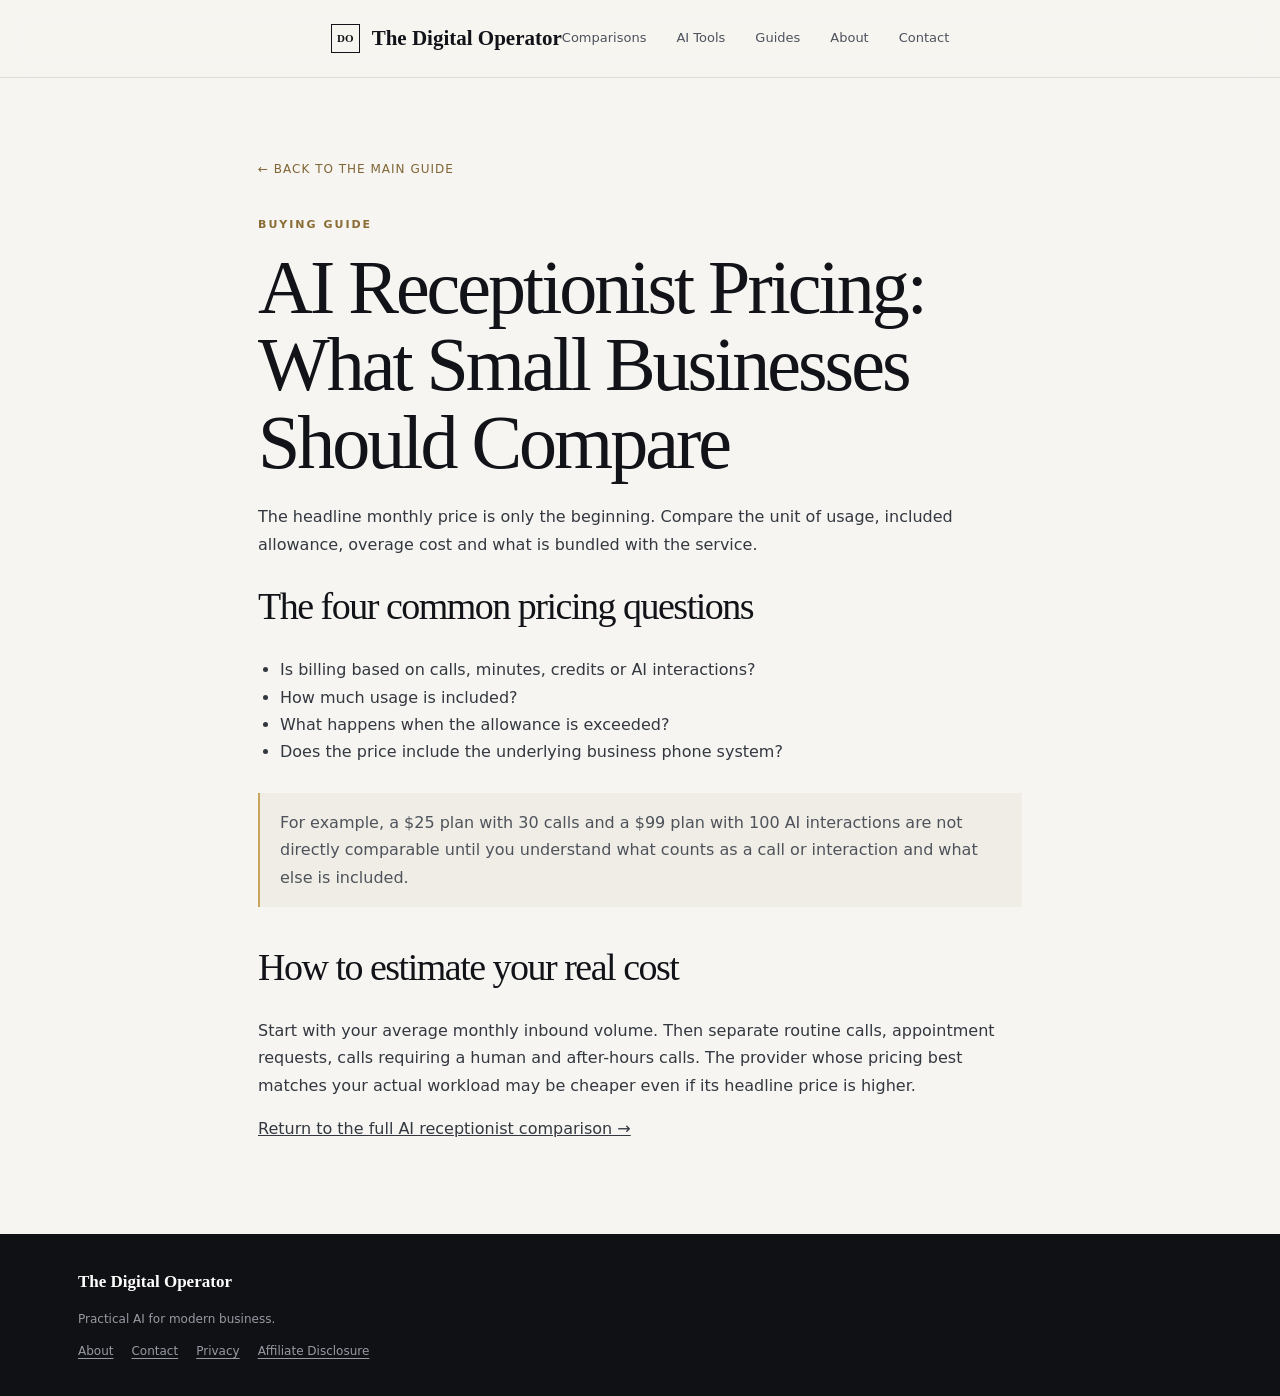
<file: ai-receptionist-pricing.html>
<!doctype html><html lang="en"><head><meta charset="utf-8"><meta name="viewport" content="width=device-width,initial-scale=1"><title>AI Receptionist Pricing: What Small Businesses Should Compare</title><meta name="description" content="Understand AI receptionist pricing models including calls, credits, minutes and AI interactions."><link rel="stylesheet" href="style.css"></head><body><nav><div class="container nav"><a class="brand" href="index.html"><span class="mark">DO</span>The Digital Operator</a><div class="links"><a href="index.html#compare">Comparisons</a><a href="index.html#tools">AI Tools</a><a href="index.html#guides">Guides</a><a href="about.html">About</a><a href="contact.html">Contact</a></div></div></nav><main class="section"><div class="container article"><a class="back" href="ai-receptionist-for-small-business.html">← Back to the main guide</a><div class="kicker" style="margin-top:35px">Buying guide</div><h1>AI Receptionist Pricing: What Small Businesses Should Compare</h1><p class="lede">The headline monthly price is only the beginning. Compare the unit of usage, included allowance, overage cost and what is bundled with the service.</p><h2>The four common pricing questions</h2><ul><li>Is billing based on calls, minutes, credits or AI interactions?</li><li>How much usage is included?</li><li>What happens when the allowance is exceeded?</li><li>Does the price include the underlying business phone system?</li></ul><div class="note">For example, a $25 plan with 30 calls and a $99 plan with 100 AI interactions are not directly comparable until you understand what counts as a call or interaction and what else is included.</div><h2>How to estimate your real cost</h2><p>Start with your average monthly inbound volume. Then separate routine calls, appointment requests, calls requiring a human and after-hours calls. The provider whose pricing best matches your actual workload may be cheaper even if its headline price is higher.</p><p><a href="ai-receptionist-for-small-business.html"><u>Return to the full AI receptionist comparison →</u></a></p></div></main><footer><div class="container"><strong>The Digital Operator</strong><p>Practical AI for modern business.</p><div class="footerlinks"><a href="about.html">About</a><a href="contact.html">Contact</a><a href="privacy.html">Privacy</a><a href="affiliate-disclosure.html">Affiliate Disclosure</a></div></div></footer></body></html>
</file>
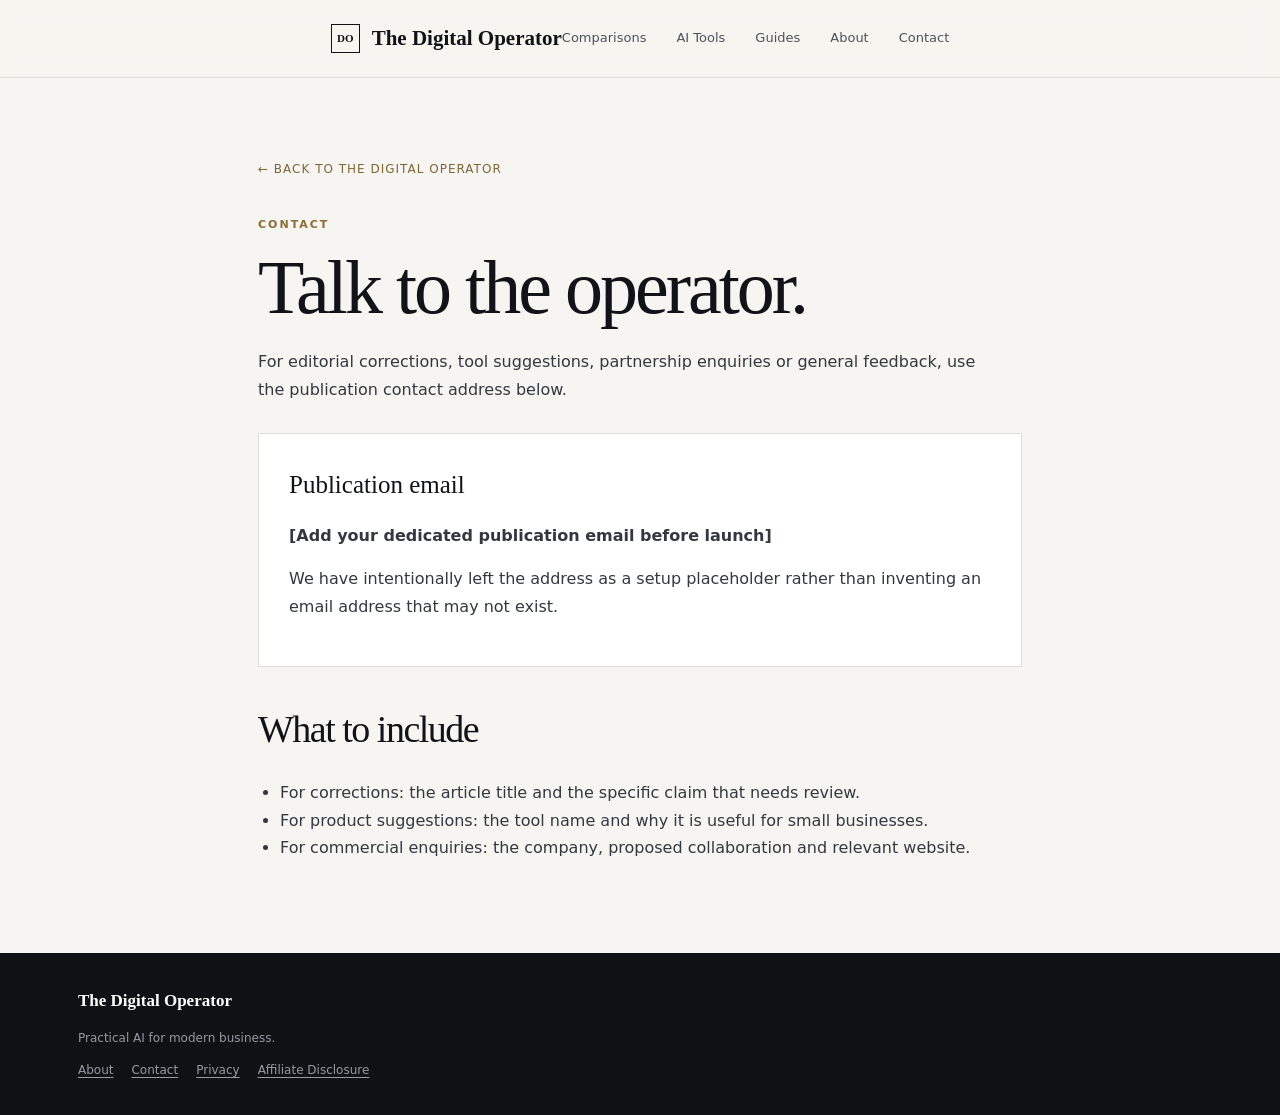
<file: contact.html>
<!doctype html><html lang="en"><head><meta charset="utf-8"><meta name="viewport" content="width=device-width,initial-scale=1"><title>Contact — The Digital Operator</title><meta name="description" content="Contact The Digital Operator for editorial corrections, suggestions and business enquiries."><link rel="stylesheet" href="style.css"></head><body>
<nav><div class="container nav"><a class="brand" href="index.html"><span class="mark">DO</span>The Digital Operator</a><div class="links"><a href="index.html#compare">Comparisons</a><a href="index.html#tools">AI Tools</a><a href="index.html#guides">Guides</a><a href="about.html">About</a><a href="contact.html">Contact</a></div></div></nav>
<main class="section"><div class="container article"><a class="back" href="index.html">← Back to The Digital Operator</a><div class="kicker" style="margin-top:35px">Contact</div><h1>Talk to the operator.</h1><p class="lede">For editorial corrections, tool suggestions, partnership enquiries or general feedback, use the publication contact address below.</p><div class="callout"><h3>Publication email</h3><p><strong>[Add your dedicated publication email before launch]</strong></p><p class="small">We have intentionally left the address as a setup placeholder rather than inventing an email address that may not exist.</p></div><h2>What to include</h2><ul><li>For corrections: the article title and the specific claim that needs review.</li><li>For product suggestions: the tool name and why it is useful for small businesses.</li><li>For commercial enquiries: the company, proposed collaboration and relevant website.</li></ul></div></main>
<footer><div class="container"><strong>The Digital Operator</strong><p>Practical AI for modern business.</p><div class="footerlinks"><a href="about.html">About</a><a href="contact.html">Contact</a><a href="privacy.html">Privacy</a><a href="affiliate-disclosure.html">Affiliate Disclosure</a></div></div></footer></body></html>
</file>
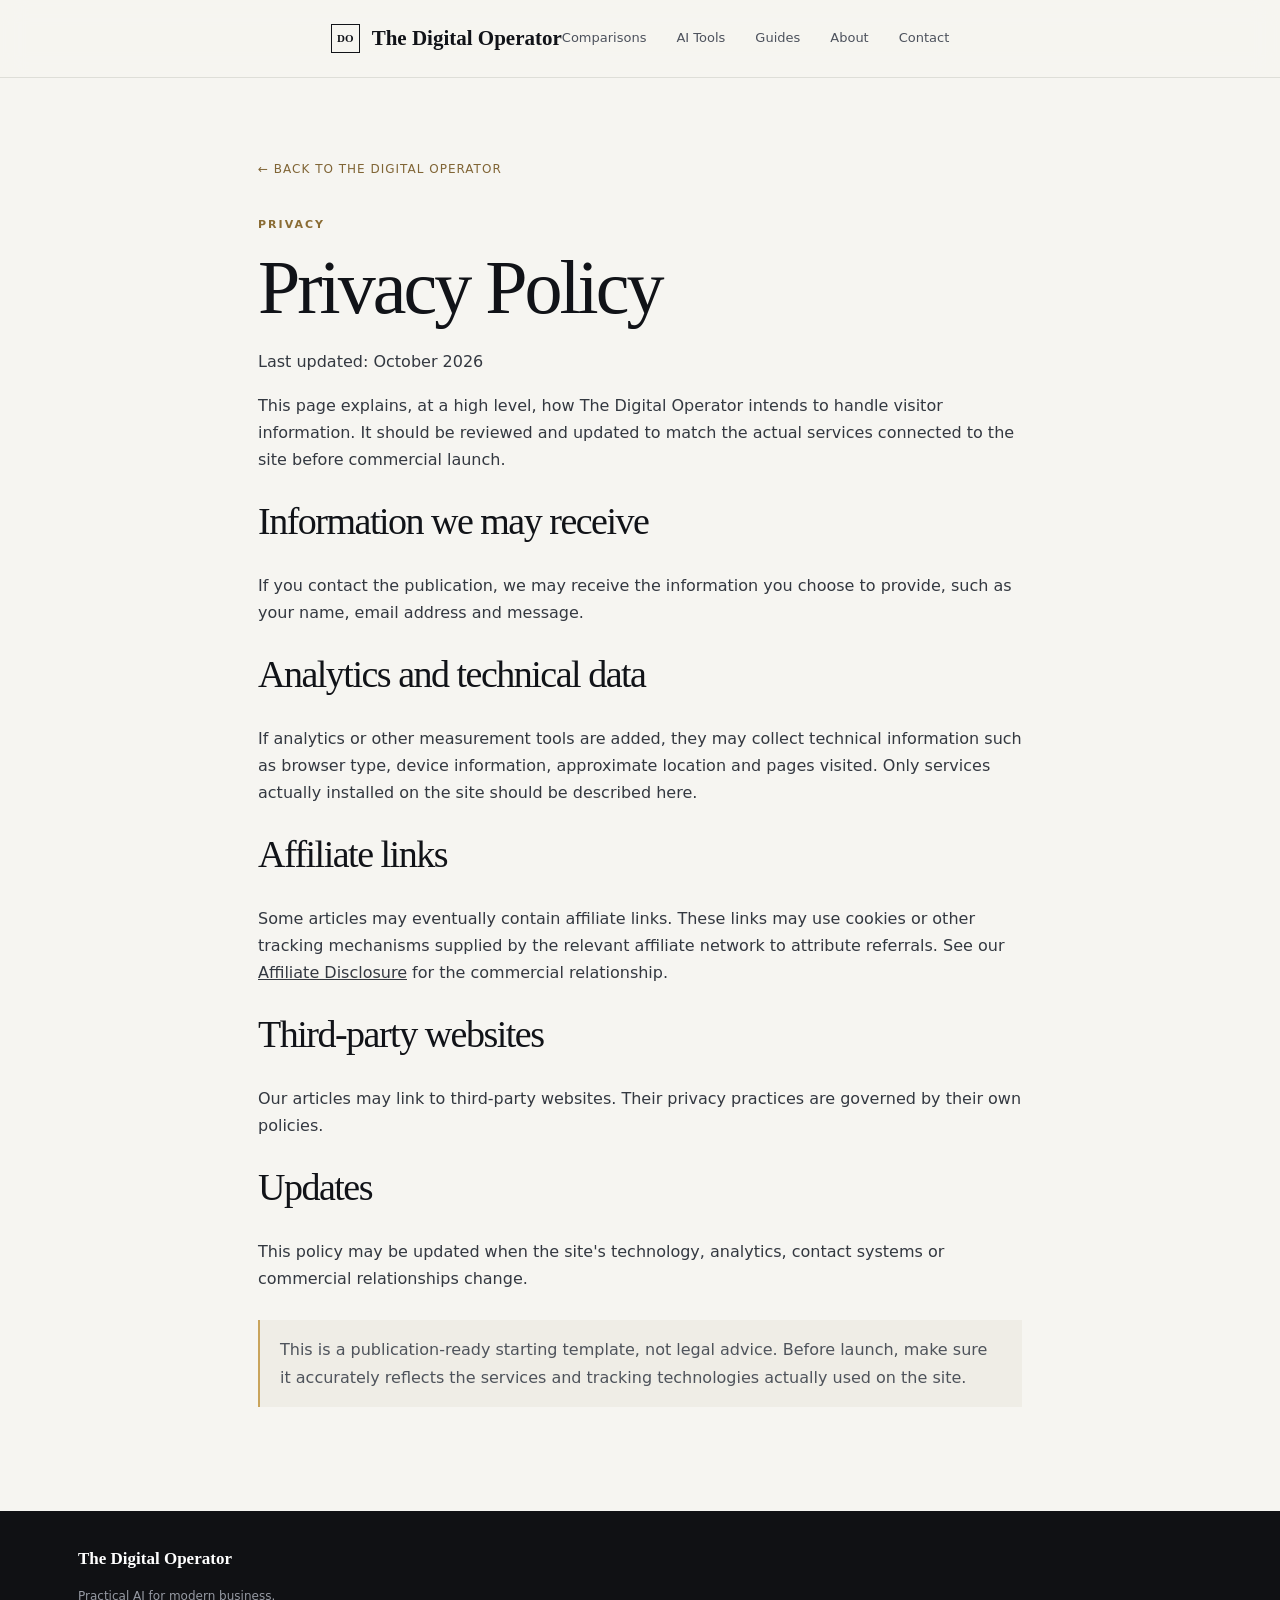
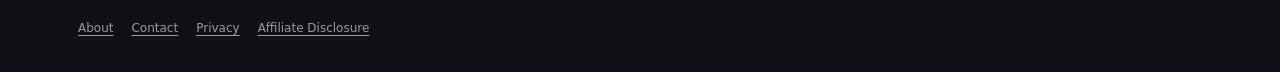
<file: privacy.html>
<!doctype html><html lang="en"><head><meta charset="utf-8"><meta name="viewport" content="width=device-width,initial-scale=1"><title>Privacy Policy — The Digital Operator</title><meta name="description" content="Privacy information for visitors to The Digital Operator."><link rel="stylesheet" href="style.css"></head><body>
<nav><div class="container nav"><a class="brand" href="index.html"><span class="mark">DO</span>The Digital Operator</a><div class="links"><a href="index.html#compare">Comparisons</a><a href="index.html#tools">AI Tools</a><a href="index.html#guides">Guides</a><a href="about.html">About</a><a href="contact.html">Contact</a></div></div></nav>
<main class="section"><div class="container article"><a class="back" href="index.html">← Back to The Digital Operator</a><div class="kicker" style="margin-top:35px">Privacy</div><h1>Privacy Policy</h1><p class="meta">Last updated: October 2026</p><p>This page explains, at a high level, how The Digital Operator intends to handle visitor information. It should be reviewed and updated to match the actual services connected to the site before commercial launch.</p><h2>Information we may receive</h2><p>If you contact the publication, we may receive the information you choose to provide, such as your name, email address and message.</p><h2>Analytics and technical data</h2><p>If analytics or other measurement tools are added, they may collect technical information such as browser type, device information, approximate location and pages visited. Only services actually installed on the site should be described here.</p><h2>Affiliate links</h2><p>Some articles may eventually contain affiliate links. These links may use cookies or other tracking mechanisms supplied by the relevant affiliate network to attribute referrals. See our <a href="affiliate-disclosure.html"><u>Affiliate Disclosure</u></a> for the commercial relationship.</p><h2>Third-party websites</h2><p>Our articles may link to third-party websites. Their privacy practices are governed by their own policies.</p><h2>Updates</h2><p>This policy may be updated when the site's technology, analytics, contact systems or commercial relationships change.</p><div class="note">This is a publication-ready starting template, not legal advice. Before launch, make sure it accurately reflects the services and tracking technologies actually used on the site.</div></div></main>
<footer><div class="container"><strong>The Digital Operator</strong><p>Practical AI for modern business.</p><div class="footerlinks"><a href="about.html">About</a><a href="contact.html">Contact</a><a href="privacy.html">Privacy</a><a href="affiliate-disclosure.html">Affiliate Disclosure</a></div></div></footer></body></html>
</file>
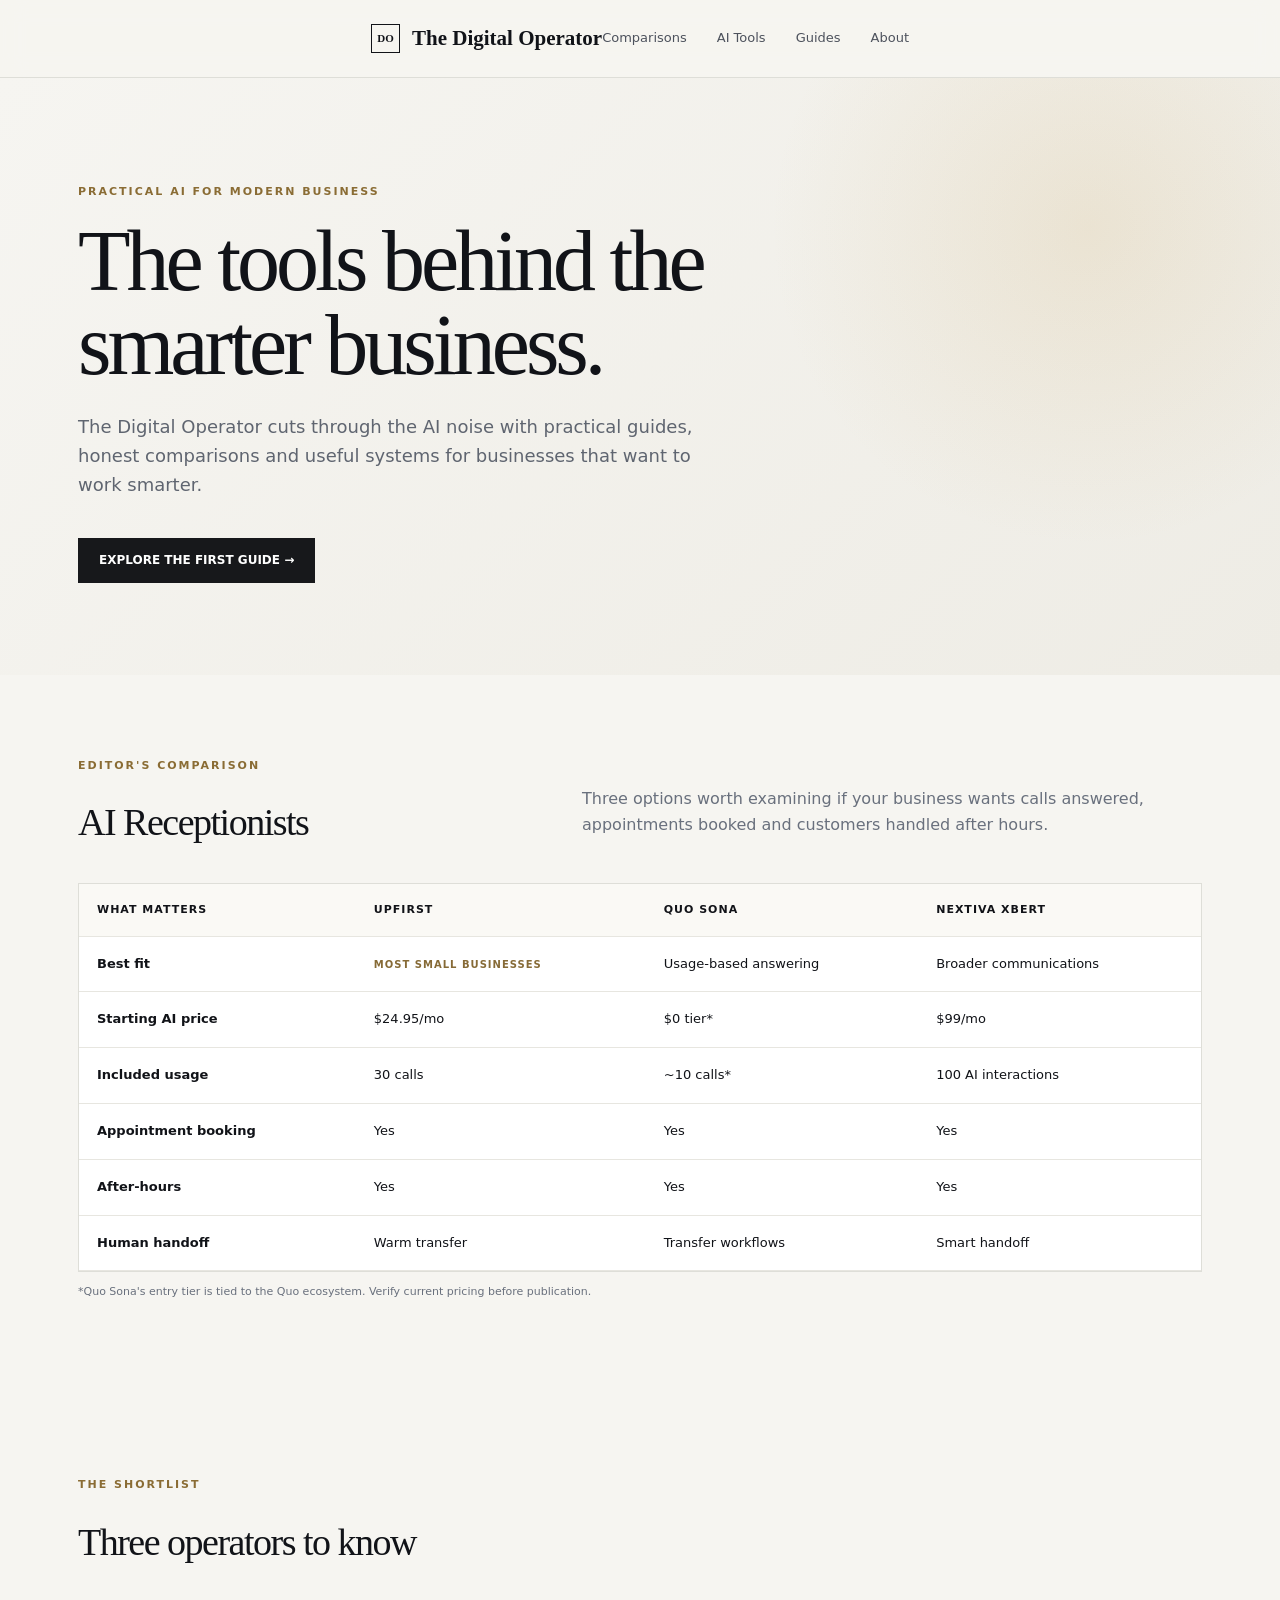
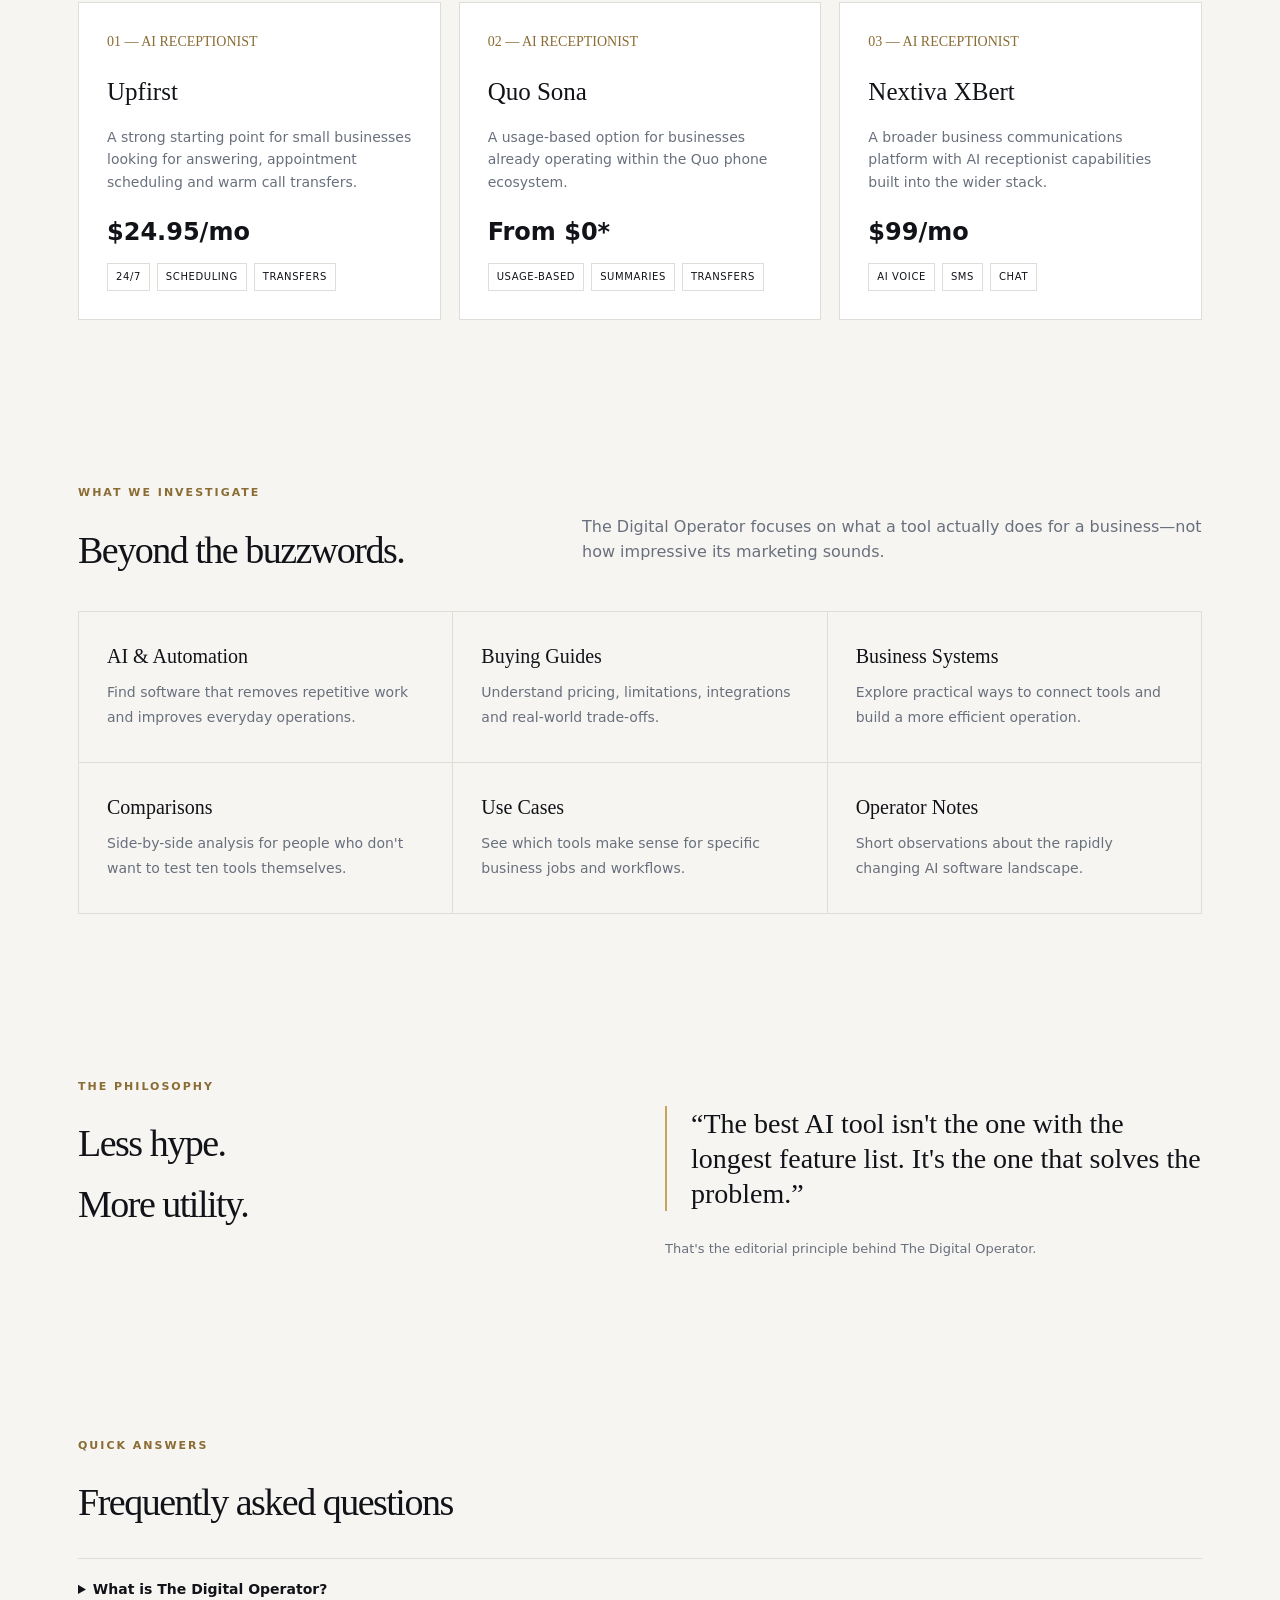
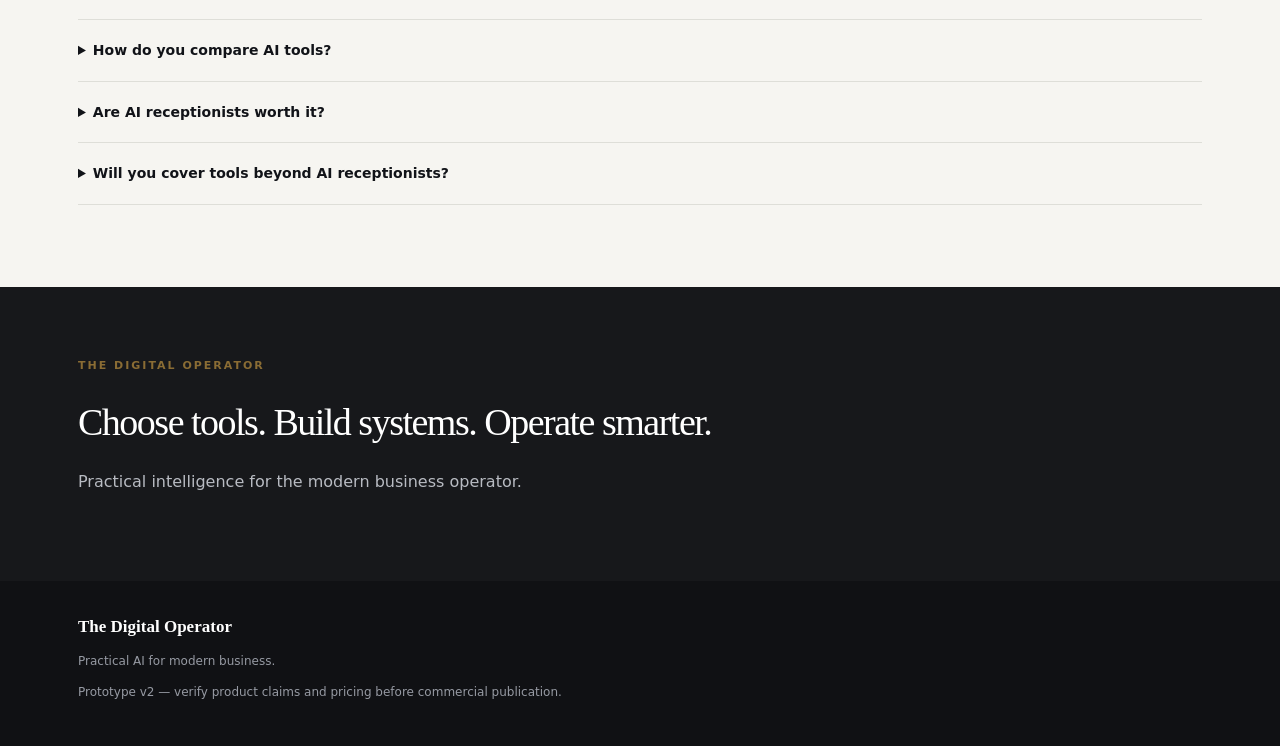
<file: the-digital-operator-v2.html>
<!doctype html>
<html lang="en">
<head>
<meta charset="utf-8">
<meta name="viewport" content="width=device-width,initial-scale=1">
<title>The Digital Operator — Practical AI for Modern Business</title>
<meta name="description" content="Practical guides and comparisons for AI tools that help modern businesses work smarter.">
<style>
:root{--ink:#111318;--muted:#69707d;--paper:#f6f5f1;--white:#fff;--line:#deded8;--gold:#c9a45c;--dark:#17181b}
*{box-sizing:border-box}html{scroll-behavior:smooth}body{margin:0;background:var(--paper);color:var(--ink);font-family:Inter,system-ui,sans-serif;line-height:1.6}
a{text-decoration:none;color:inherit}.container{max-width:1180px;margin:auto;padding:0 28px}
nav{height:78px;border-bottom:1px solid var(--line);display:flex;align-items:center;position:sticky;top:0;background:#f6f5f1ee;backdrop-filter:blur(12px);z-index:5}
.nav{display:flex;align-items:center;justify-content:space-between}.brand{font-family:Georgia,serif;font-weight:700;font-size:21px;display:flex;gap:12px;align-items:center}
.mark{width:29px;height:29px;border:1px solid;display:grid;place-items:center;font-size:11px}.links{display:flex;gap:30px;font-size:13px;color:#4d525c}
.hero{padding:105px 0 92px;background:radial-gradient(circle at 85% 25%,#c9a45c29,transparent 27%),linear-gradient(135deg,#f6f5f1,#eeece5)}
.kicker{text-transform:uppercase;letter-spacing:2px;font-size:11px;font-weight:800;color:#8a6c34;margin-bottom:18px}
h1{font-family:Georgia,serif;font-weight:500;font-size:clamp(48px,7vw,86px);line-height:.98;letter-spacing:-4px;max-width:850px;margin:0 0 26px}
.hero p{max-width:650px;font-size:18px;color:#5f6570}.btn{display:inline-block;margin-top:20px;padding:13px 21px;background:var(--dark);color:#fff;font-size:12px;font-weight:800}
.section{padding:82px 0}.head{display:flex;justify-content:space-between;gap:30px;align-items:end;margin-bottom:30px}
h2{font-family:Georgia,serif;font-weight:500;font-size:38px;letter-spacing:-1.5px;margin:0}.sub{color:var(--muted);max-width:620px}
.box{background:#fff;border:1px solid var(--line)}.table-wrap{overflow:auto}table{width:100%;border-collapse:collapse;min-width:760px}
th,td{text-align:left;padding:17px 18px;border-bottom:1px solid #e7e6e0;font-size:13px}th{background:#faf9f5;font-size:11px;text-transform:uppercase;letter-spacing:1px}
td:first-child{font-weight:700}.best{font-size:10px;text-transform:uppercase;letter-spacing:1px;color:#866a36;font-weight:900}
.grid{display:grid;grid-template-columns:repeat(3,1fr);gap:18px}.card{background:#fff;border:1px solid var(--line);padding:28px}
.card .num{font-family:Georgia,serif;font-size:14px;color:#8a6c34}.card h3{font-family:Georgia,serif;font-size:25px;font-weight:500;margin:18px 0 8px}
.card p,.feature span{font-size:14px;color:var(--muted)}.price{font-size:24px;font-weight:800;margin:20px 0 12px}
.tags{display:flex;gap:7px;flex-wrap:wrap}.tag{font-size:10px;border:1px solid var(--line);padding:5px 8px;text-transform:uppercase;letter-spacing:.6px}
.feature-grid{display:grid;grid-template-columns:repeat(3,1fr);gap:1px;background:var(--line);border:1px solid var(--line)}
.feature{background:var(--paper);padding:28px;min-height:150px}.feature b{display:block;font-family:Georgia,serif;font-size:20px;font-weight:500;margin-bottom:7px}
.split{display:grid;grid-template-columns:1fr 1fr;gap:50px}.quote{font-family:Georgia,serif;font-size:28px;line-height:1.25;border-left:2px solid var(--gold);padding-left:24px}
.faq{border-top:1px solid var(--line)}details{border-bottom:1px solid var(--line);padding:19px 0}summary{cursor:pointer;font-weight:700;font-size:14px}details p{color:var(--muted);font-size:13px}
.cta{background:var(--dark);color:#fff;padding:70px 0}.cta h2{color:#fff}.cta p{color:#b8bbc2}footer{background:#101114;color:#969aa3;padding:32px 0;font-size:12px}footer strong{color:#fff;font-family:Georgia,serif;font-size:17px}
@media(max-width:800px){.links{display:none}.hero{padding:70px 0}.section{padding:58px 0}.head,.split{display:block}.grid,.feature-grid{grid-template-columns:1fr}h1{letter-spacing:-2.5px}}
</style>
</head>
<body>
<nav><div class="container nav"><a class="brand" href="#"><span class="mark">DO</span>The Digital Operator</a><div class="links"><a href="#compare">Comparisons</a><a href="#tools">AI Tools</a><a href="#guides">Guides</a><a href="#about">About</a></div></div></nav>

<header class="hero"><div class="container">
<div class="kicker">Practical AI for modern business</div>
<h1>The tools behind the smarter business.</h1>
<p>The Digital Operator cuts through the AI noise with practical guides, honest comparisons and useful systems for businesses that want to work smarter.</p>
<a class="btn" href="#compare">EXPLORE THE FIRST GUIDE →</a>
</div></header>

<main>
<section class="section" id="compare"><div class="container">
<div class="head"><div><div class="kicker">Editor's comparison</div><h2>AI Receptionists</h2></div><p class="sub">Three options worth examining if your business wants calls answered, appointments booked and customers handled after hours.</p></div>
<div class="box table-wrap"><table><thead><tr><th>What matters</th><th>Upfirst</th><th>Quo Sona</th><th>Nextiva XBert</th></tr></thead><tbody>
<tr><td>Best fit</td><td><span class="best">Most small businesses</span></td><td>Usage-based answering</td><td>Broader communications</td></tr>
<tr><td>Starting AI price</td><td>$24.95/mo</td><td>$0 tier*</td><td>$99/mo</td></tr>
<tr><td>Included usage</td><td>30 calls</td><td>~10 calls*</td><td>100 AI interactions</td></tr>
<tr><td>Appointment booking</td><td>Yes</td><td>Yes</td><td>Yes</td></tr>
<tr><td>After-hours</td><td>Yes</td><td>Yes</td><td>Yes</td></tr>
<tr><td>Human handoff</td><td>Warm transfer</td><td>Transfer workflows</td><td>Smart handoff</td></tr>
</tbody></table></div>
<p style="font-size:11px;color:#69707d">*Quo Sona's entry tier is tied to the Quo ecosystem. Verify current pricing before publication.</p>
</div></section>

<section class="section" id="tools"><div class="container">
<div class="head"><div><div class="kicker">The shortlist</div><h2>Three operators to know</h2></div></div>
<div class="grid">
<article class="card"><div class="num">01 — AI RECEPTIONIST</div><h3>Upfirst</h3><p>A strong starting point for small businesses looking for answering, appointment scheduling and warm call transfers.</p><div class="price">$24.95/mo</div><div class="tags"><span class="tag">24/7</span><span class="tag">Scheduling</span><span class="tag">Transfers</span></div></article>
<article class="card"><div class="num">02 — AI RECEPTIONIST</div><h3>Quo Sona</h3><p>A usage-based option for businesses already operating within the Quo phone ecosystem.</p><div class="price">From $0*</div><div class="tags"><span class="tag">Usage-based</span><span class="tag">Summaries</span><span class="tag">Transfers</span></div></article>
<article class="card"><div class="num">03 — AI RECEPTIONIST</div><h3>Nextiva XBert</h3><p>A broader business communications platform with AI receptionist capabilities built into the wider stack.</p><div class="price">$99/mo</div><div class="tags"><span class="tag">AI voice</span><span class="tag">SMS</span><span class="tag">Chat</span></div></article>
</div></div></section>

<section class="section" id="guides"><div class="container">
<div class="head"><div><div class="kicker">What we investigate</div><h2>Beyond the buzzwords.</h2></div><p class="sub">The Digital Operator focuses on what a tool actually does for a business—not how impressive its marketing sounds.</p></div>
<div class="feature-grid">
<div class="feature"><b>AI & Automation</b><span>Find software that removes repetitive work and improves everyday operations.</span></div>
<div class="feature"><b>Buying Guides</b><span>Understand pricing, limitations, integrations and real-world trade-offs.</span></div>
<div class="feature"><b>Business Systems</b><span>Explore practical ways to connect tools and build a more efficient operation.</span></div>
<div class="feature"><b>Comparisons</b><span>Side-by-side analysis for people who don't want to test ten tools themselves.</span></div>
<div class="feature"><b>Use Cases</b><span>See which tools make sense for specific business jobs and workflows.</span></div>
<div class="feature"><b>Operator Notes</b><span>Short observations about the rapidly changing AI software landscape.</span></div>
</div></div></section>

<section class="section" id="about"><div class="container split">
<div><div class="kicker">The philosophy</div><h2>Less hype.<br>More utility.</h2></div>
<div><p class="quote">“The best AI tool isn't the one with the longest feature list. It's the one that solves the problem.”</p><p style="color:#69707d;font-size:13px">That's the editorial principle behind The Digital Operator.</p></div>
</div></section>

<section class="section" id="faq"><div class="container">
<div class="kicker">Quick answers</div><h2>Frequently asked questions</h2>
<div class="faq" style="margin-top:25px">
<details><summary>What is The Digital Operator?</summary><p>A practical publication focused on AI tools, automation and business software for modern operators.</p></details>
<details><summary>How do you compare AI tools?</summary><p>We focus on pricing, useful features, integrations, limitations and the business problem a tool solves.</p></details>
<details><summary>Are AI receptionists worth it?</summary><p>They can be useful for businesses that receive frequent calls, need appointment handling or want after-hours coverage.</p></details>
<details><summary>Will you cover tools beyond AI receptionists?</summary><p>Yes. The site is designed to expand into AI automation, productivity, customer service and other business software categories.</p></details>
</div></div></section>

<section class="cta"><div class="container"><div class="kicker">THE DIGITAL OPERATOR</div><h2>Choose tools. Build systems. Operate smarter.</h2><p>Practical intelligence for the modern business operator.</p></div></section>
</main>
<footer><div class="container"><strong>The Digital Operator</strong><p>Practical AI for modern business.</p><p>Prototype v2 — verify product claims and pricing before commercial publication.</p></div></footer>
</body></html>
</file>
<file: style.css>
:root{--ink:#111318;--muted:#69707d;--paper:#f6f5f1;--white:#fff;--line:#deded8;--gold:#c9a45c;--dark:#17181b}*{box-sizing:border-box}html{scroll-behavior:smooth}body{margin:0;background:var(--paper);color:var(--ink);font-family:Inter,system-ui,sans-serif;line-height:1.7}a{text-decoration:none;color:inherit}.container{max-width:1180px;margin:auto;padding:0 28px}nav{height:78px;border-bottom:1px solid var(--line);display:flex;align-items:center;position:sticky;top:0;background:#f6f5f1ee;backdrop-filter:blur(12px);z-index:5}.nav{display:flex;align-items:center;justify-content:space-between}.brand{font-family:Georgia,serif;font-weight:700;font-size:21px;display:flex;gap:12px;align-items:center}.mark{width:29px;height:29px;border:1px solid;display:grid;place-items:center;font-size:11px}.links{display:flex;gap:30px;font-size:13px;color:#4d525c}.links a:hover{color:var(--ink)}.kicker{text-transform:uppercase;letter-spacing:2px;font-size:11px;font-weight:800;color:#8a6c34;margin-bottom:14px}h1,h2,h3{font-family:Georgia,serif;font-weight:500}h1{font-size:clamp(44px,6vw,76px);line-height:1.02;letter-spacing:-3px;margin:0 0 22px}h2{font-size:38px;letter-spacing:-1.5px;margin:0 0 18px}h3{font-size:25px;margin:0 0 8px}.hero{padding:90px 0 75px;background:radial-gradient(circle at 85% 25%,#c9a45c29,transparent 27%),linear-gradient(135deg,#f6f5f1,#eeece5)}.hero p,.lede{max-width:720px;font-size:18px;color:#5f6570}.btn{display:inline-block;margin-top:20px;padding:13px 21px;background:var(--dark);color:#fff;font-size:12px;font-weight:800}.section{padding:76px 0}.box,.card{background:#fff;border:1px solid var(--line)}.card{padding:28px}.grid{display:grid;grid-template-columns:repeat(3,1fr);gap:18px}.tags{display:flex;gap:7px;flex-wrap:wrap}.tag{font-size:10px;border:1px solid var(--line);padding:5px 8px;text-transform:uppercase;letter-spacing:.6px}.sub{color:var(--muted);max-width:650px}.article{max-width:820px}.article p,.article li{font-size:16px;color:#333840}.article ul{padding-left:22px}.article table{width:100%;border-collapse:collapse;margin:28px 0;background:#fff}.article th,.article td{padding:14px;border-bottom:1px solid var(--line);text-align:left;font-size:13px}.article th{background:#faf9f5;text-transform:uppercase;font-size:10px;letter-spacing:1px}.note{border-left:2px solid var(--gold);padding:16px 20px;background:#efede6;margin:28px 0;color:#4e535b}.faq{border-top:1px solid var(--line)}details{border-bottom:1px solid var(--line);padding:18px 0}summary{cursor:pointer;font-weight:700}details p{color:var(--muted)}footer{background:#101114;color:#969aa3;padding:34px 0;font-size:12px}footer strong{color:#fff;font-family:Georgia,serif;font-size:17px}.footerlinks{display:flex;gap:18px;flex-wrap:wrap;margin-top:10px}.footerlinks a{text-decoration:underline;text-underline-offset:3px}.meta{color:var(--muted);font-size:12px}.back{font-size:12px;text-transform:uppercase;letter-spacing:1px;color:#806536}.callout{padding:30px;background:#fff;border:1px solid var(--line);margin:30px 0}.small{font-size:13px;color:var(--muted)}
@media(max-width:800px){.links{display:none}.hero{padding:65px 0}.section{padding:55px 0}.grid{grid-template-columns:1fr}h1{letter-spacing:-2px}h2{font-size:32px}}
</file>
